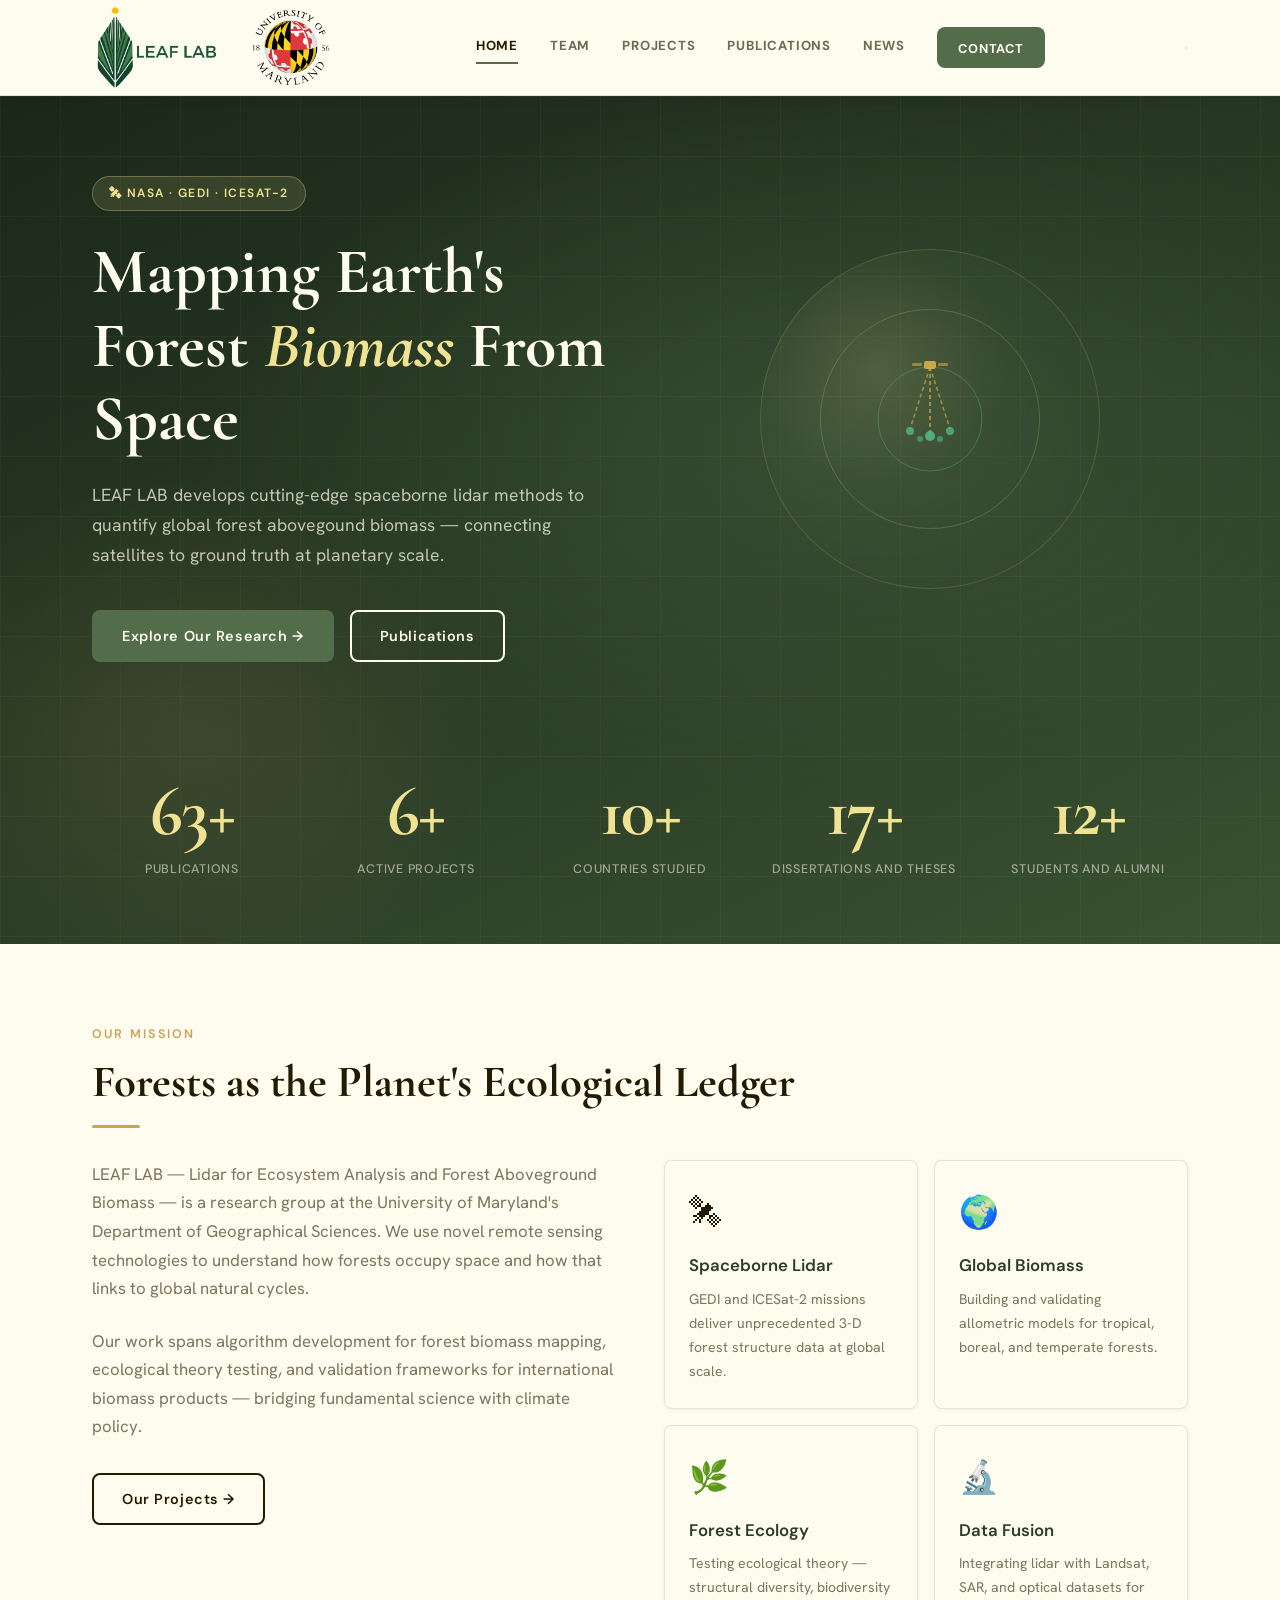
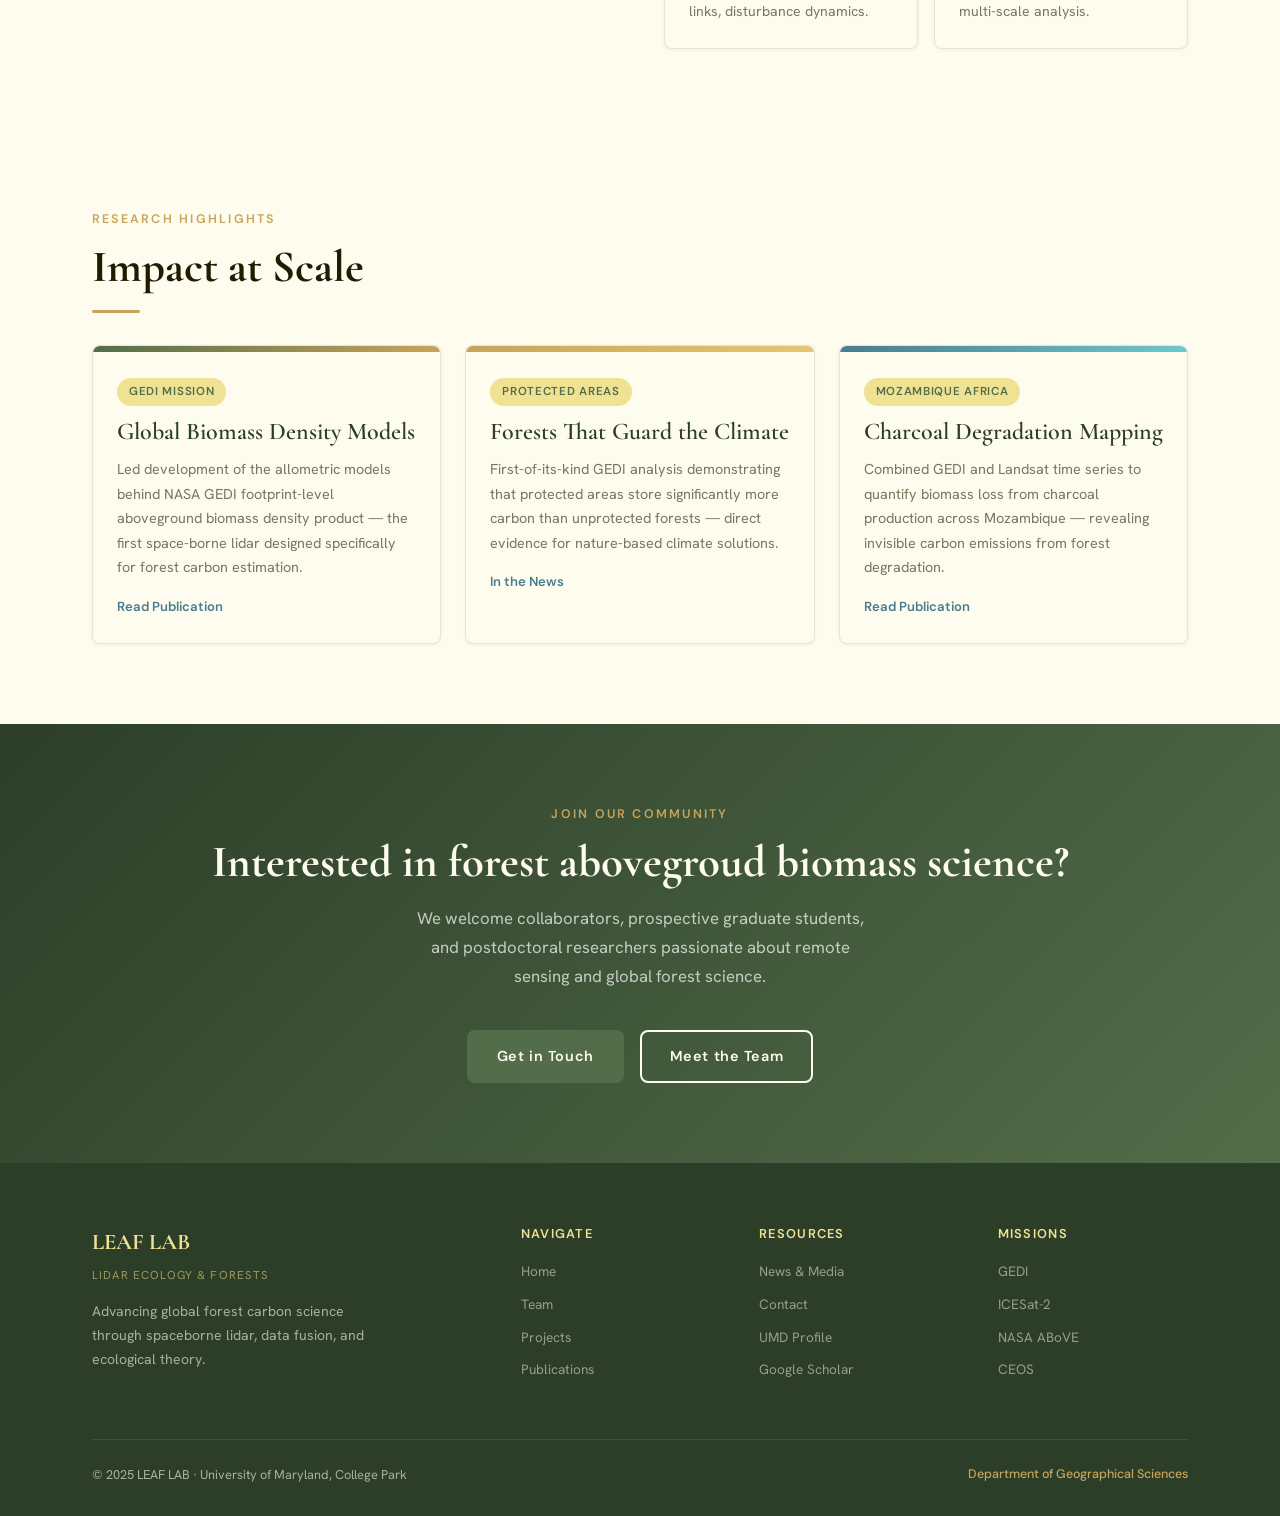
<file: index.html>
<!DOCTYPE html>
<html lang="en">
<head>
  <meta charset="UTF-8" />
  <meta name="viewport" content="width=device-width, initial-scale=1.0" />
  <title id="page-title">LEAF LAB — Lidar Ecology & Forests | University of Maryland</title>
  <meta name="description" content="LEAF LAB uses spaceborne lidar to map and monitor global forest carbon stocks. Led by Dr. Laura Duncanson at the University of Maryland." />
  <link rel="stylesheet" href="style.css" />
</head>
<body>

<nav class="nav">
  <div class="container nav__inner">
    <a href="index.html" class="nav__logo">
      <img src="Logo%201%20Parallel%20Lidar%20Pulse%20Lines.png" alt="LEAF LAB logo" class="nav__logo-img"
           onerror="this.style.display='none';this.nextElementSibling.style.display='block'">
      <svg viewBox="0 0 48 48" fill="none" xmlns="http://www.w3.org/2000/svg" style="display:none">
        <path d="M24 6 C14 6 6 16 6 28 C6 36 12 42 24 44 C36 42 42 36 42 28 C42 16 34 6 24 6Z" fill="#efe293" opacity=".9"/>
        <line x1="24" y1="44" x2="24" y2="22" stroke="#2c3e28" stroke-width="1.8" stroke-linecap="round"/>
        <line x1="14" y1="38" x2="20" y2="26" stroke="#2c3e28" stroke-width="1.4" stroke-linecap="round" opacity=".7"/>
        <line x1="34" y1="38" x2="28" y2="26" stroke="#2c3e28" stroke-width="1.4" stroke-linecap="round" opacity=".7"/>
        <circle cx="24" cy="6" r="3" fill="#c8a45a"/>
        <circle cx="24" cy="6" r="6" stroke="#c8a45a" stroke-width="1" opacity=".35"/>
      </svg>
      <img src="LOGO%20UMD.png" alt="University of Maryland" class="nav__logo-img" style="height:76px;width:auto;object-fit:contain;margin-left:.5rem;">
    </a>
    <div class="nav__links">
      <a href="index.html" class="active">Home</a>
      <a href="team.html">Team</a>
      <a href="projects.html">Projects</a>
      <a href="publications.html">Publications</a>
      <a href="news.html">News</a>
      <a href="contact.html" class="btn btn-primary">Contact</a>
    </div>
    <button class="hamburger" aria-label="Menu"><span></span><span></span><span></span></button>
  </div>
</nav>

<main id="main-content">
  <!-- Rendered by JS from content/home.json -->
</main>

<footer class="footer">
  <div class="container">
    <div class="footer__inner">
      <div>
        <div class="footer__brand-name">LEAF LAB</div>
        <div class="footer__brand-sub">Lidar Ecology &amp; Forests</div>
        <p class="footer__desc">Advancing global forest carbon science through spaceborne lidar, data fusion, and ecological theory.</p>
      </div>
      <div class="footer__col">
        <div class="footer__col-title">Navigate</div>
        <a href="index.html">Home</a><a href="team.html">Team</a><a href="projects.html">Projects</a><a href="publications.html">Publications</a>
      </div>
      <div class="footer__col">
        <div class="footer__col-title">Resources</div>
        <a href="news.html">News &amp; Media</a><a href="contact.html">Contact</a>
        <a href="https://geog.umd.edu/facultyprofile/duncanson/laura" target="_blank">UMD Profile</a>
        <a href="https://scholar.google.com/citations?user=SgbU98YAAAAJ" target="_blank">Google Scholar</a>
      </div>
      <div class="footer__col">
        <div class="footer__col-title">Missions</div>
        <a href="https://gedi.umd.edu" target="_blank">GEDI</a><a href="https://icesat-2.gsfc.nasa.gov" target="_blank">ICESat-2</a>
        <a href="https://above.nasa.gov" target="_blank">NASA ABoVE</a><a href="https://ceos.org" target="_blank">CEOS</a>
      </div>
    </div>
    <div class="footer__bottom">
      <span>© 2025 LEAF LAB · University of Maryland, College Park</span>
      <span class="footer__umd">Department of Geographical Sciences</span>
    </div>
  </div>
</footer>

<script src="script.js"></script>
<script>
fetch('content/home.json')
  .then(r => r.json())
  .then(d => {
    const h = d.hero, m = d.mission, hi = d.highlights, c = d.cta;

    // Stats — build with data attributes for count-up animation
    const statsHtml = (h.stats||[]).map(s => {
      const suffix = s.num.replace(/[0-9]/g, '');
      const num    = parseInt(s.num) || 0;
      return `<div>
        <div class="hero__stat-num" data-target="${num}" data-suffix="${suffix}">0${suffix}</div>
        <div class="hero__stat-label">${s.label}</div>
      </div>`;
    }).join('');

    // Mission cards
    const mCardsHtml = (m.cards||[]).map((card, i) => `
      <div class="card fade-up" ${i>0?`style="transition-delay:${i*.1}s"`:''}>
        <div class="card__body">
          <div style="font-size:2rem;margin-bottom:.75rem;">${card.emoji}</div>
          <h4 style="color:var(--deep-forest);margin-bottom:.5rem;">${card.title}</h4>
          <p style="font-size:.88rem;color:rgba(33,28,1,.6);max-width:100%;">${card.text}</p>
        </div>
      </div>`).join('');

    // Highlight cards — alternate accent colours
    const hlColors = [
      'linear-gradient(90deg,var(--canopy),var(--gold))',
      'linear-gradient(90deg,var(--gold),#e8c56e)',
      'linear-gradient(90deg,var(--sky),#6ec8cb)'
    ];
    const hlHtml = (hi||[]).map((card, i) => `
      <div class="card fade-up" ${i>0?`style="transition-delay:${i*.1}s"`:''}>
        <div style="height:6px;background:${hlColors[i%hlColors.length]};"></div>
        <div class="card__body">
          <div class="card__tag">${card.tag}</div>
          <h3 style="color:var(--deep-forest);margin-bottom:.75rem;">${card.title}</h3>
          <p style="font-size:.9rem;color:rgba(33,28,1,.6);max-width:100%;">${card.text}</p>
          <a href="${card.linkHref}" class="news-card__link">${card.linkText}</a>
        </div>
      </div>`).join('');

    document.getElementById('main-content').innerHTML = `
      <!-- HERO -->
      <section class="hero">
        <div class="hero__bg"></div>
        <div class="hero__grid"></div>
        <div class="container">
          <div class="hero__content">
            <div class="hero__text">
              <div class="hero__tag">${h.tag}</div>
              <h1 class="hero__title">${h.title.replace(h.titleHighlight, `<span>${h.titleHighlight}</span>`)}</h1>
              <p class="hero__desc">${h.description}</p>
              <div class="hero__actions">
                <a href="projects.html" class="btn btn-primary">Explore Our Research →</a>
                <a href="publications.html" class="btn btn-outline">Publications</a>
              </div>
            </div>
            <div class="hero__visual">
              <div class="hero__orb">
                <div class="hero__orb-inner">
                  <svg width="120" height="120" viewBox="0 0 120 120" fill="none">
                    <circle cx="60" cy="60" r="52" stroke="rgba(82,183,136,.4)" stroke-width="1"/>
                    <line x1="60" y1="8" x2="40" y2="70" stroke="rgba(201,168,76,.7)" stroke-width="1.5" stroke-dasharray="4 3"/>
                    <line x1="60" y1="8" x2="60" y2="75" stroke="rgba(201,168,76,.9)" stroke-width="1.5" stroke-dasharray="4 3"/>
                    <line x1="60" y1="8" x2="80" y2="70" stroke="rgba(201,168,76,.7)" stroke-width="1.5" stroke-dasharray="4 3"/>
                    <rect x="54" y="2" width="12" height="8" rx="2" fill="#c9a84c"/>
                    <rect x="42" y="4" width="10" height="3" rx="1" fill="#c9a84c" opacity=".6"/>
                    <rect x="68" y="4" width="10" height="3" rx="1" fill="#c9a84c" opacity=".6"/>
                    <circle cx="40" cy="72" r="4" fill="rgba(82,183,136,.8)"/>
                    <circle cx="60" cy="77" r="5" fill="rgba(82,183,136,.9)"/>
                    <circle cx="80" cy="72" r="4" fill="rgba(82,183,136,.8)"/>
                    <circle cx="50" cy="80" r="3" fill="rgba(82,183,136,.6)"/>
                    <circle cx="70" cy="80" r="3" fill="rgba(82,183,136,.6)"/>
                  </svg>
                </div>
              </div>
            </div>
            <!-- Stats — spans both columns inside the grid -->
            <div class="hero__stats" id="hero-stats" style="grid-column:1/-1">${statsHtml}</div>
          </div>
        </div>
      </section>

      <!-- MISSION -->
      <section class="section section--alt">
        <div class="container">
          <div class="section-label">${m.label}</div>
          <h2 class="section-title">${m.title}</h2>
          <div class="divider"></div>
          <div style="display:grid;grid-template-columns:1fr 1fr;gap:3rem;align-items:start;">
            <div>
              <p style="color:rgba(33,28,1,.6);font-size:1.05rem;margin-bottom:1.5rem;">${m.text1}</p>
              <p style="color:rgba(33,28,1,.6);font-size:1.05rem;margin-bottom:2rem;">${m.text2}</p>
              <a href="projects.html" class="btn btn-dark">Our Projects →</a>
            </div>
            <div style="display:grid;grid-template-columns:1fr 1fr;gap:1rem;">${mCardsHtml}</div>
          </div>
        </div>
      </section>

      <!-- HIGHLIGHTS -->
      <section class="section">
        <div class="container">
          <div class="section-label">Research Highlights</div>
          <h2 class="section-title">Impact at Scale</h2>
          <div class="divider"></div>
          <div style="display:grid;grid-template-columns:repeat(3,1fr);gap:1.5rem;">${hlHtml}</div>
        </div>
      </section>

      <!-- CTA -->
      <section class="section" style="background:linear-gradient(135deg,var(--deep-forest),var(--canopy));color:var(--paper);text-align:center;">
        <div class="container">
          <div class="section-label" style="color:var(--gold);">${c.label}</div>
          <h2 style="color:var(--paper);max-width:55ch;margin:0 auto 1rem;">${c.title}</h2>
          <p style="color:rgba(255,255,255,.7);font-size:1.05rem;margin:0 auto 2.5rem;max-width:52ch;">${c.text}</p>
          <div style="display:flex;gap:1rem;justify-content:center;flex-wrap:wrap;">
            <a href="contact.html" class="btn btn-primary">Get in Touch</a>
            <a href="team.html" class="btn btn-outline">Meet the Team</a>
          </div>
        </div>
      </section>`;

    // Trigger fade-up on dynamically added elements
    document.querySelectorAll('.fade-up').forEach(el => {
      const o = new IntersectionObserver(entries => {
        entries.forEach(e => { if (e.isIntersecting) { e.target.classList.add('visible'); o.unobserve(e.target); } });
      }, { threshold: .12 });
      o.observe(el);
    });

    // Count-up animation with spinning effect
    function animateStat(el) {
      const target = parseInt(el.dataset.target) || 0;
      const suffix = el.dataset.suffix || '';
      const duration = 3500;
      const fps = 20;
      const totalFrames = Math.round(duration / (1000 / fps));
      let frame = 0;
      const timer = setInterval(() => {
        frame++;
        const progress = frame / totalFrames;
        // easeOutCubic
        const eased = 1 - Math.pow(1 - progress, 3);
        if (frame >= totalFrames) {
          el.textContent = target + suffix;
          clearInterval(timer);
        } else {
          // Add a random spin digit on top of the eased value for first 60% of animation
          const current = Math.floor(target * eased);
          const spin = progress < 0.6 ? Math.floor(Math.random() * 10) : 0;
          const display = Math.min(current + spin, target);
          el.textContent = display + suffix;
        }
      }, 1000 / fps);
    }

    const statsSection = document.getElementById('hero-stats');
    if (statsSection) {
      const obs = new IntersectionObserver(entries => {
        entries.forEach(e => {
          if (e.isIntersecting) {
            statsSection.querySelectorAll('.hero__stat-num[data-target]').forEach((el, i) => {
              setTimeout(() => animateStat(el), i * 120);
            });
            obs.unobserve(e.target);
          }
        });
      }, { threshold: 0.4 });
      obs.observe(statsSection);
    }
  })
  .catch(() => {
    document.getElementById('main-content').innerHTML = '<p style="padding:4rem;text-align:center;color:red;">Could not load home content.</p>';
  });
</script>
</body>
</html>
</file>
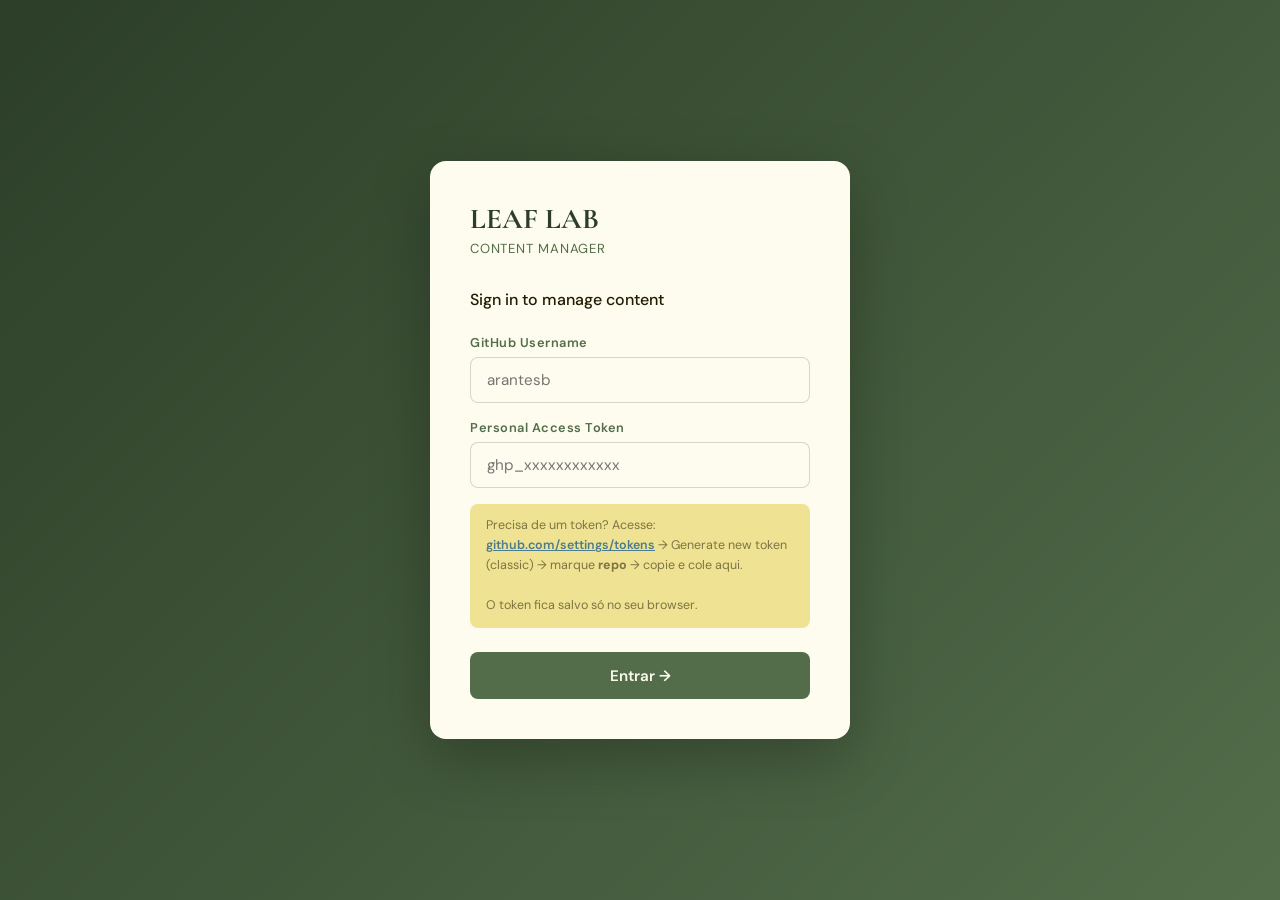
<file: admin/index.html>
<!DOCTYPE html>
<html lang="en">
<head>
  <meta charset="UTF-8"/>
  <meta name="viewport" content="width=device-width, initial-scale=1.0"/>
  <title>LEAF LAB — Content Manager</title>
  <link rel="preconnect" href="https://fonts.googleapis.com">
  <link href="https://fonts.googleapis.com/css2?family=DM+Sans:wght@400;500;600&family=Cormorant+Garamond:wght@700&display=swap" rel="stylesheet">
  <style>
    :root {
      --green:   #536d4a; --dark:    #2c3e28; --sun:     #efe293;
      --ink:     #211c01; --paper:   #fefcee; --field:   #c8a45a;
      --sky:     #4a7c8e; --danger:  #c0392b; --success: #27ae60;
      --radius:  8px;     --shadow:  0 2px 12px rgba(33,28,1,.1);
    }
    * { box-sizing:border-box; margin:0; padding:0; }
    body { font-family:'DM Sans',sans-serif; background:#f0ede0; color:var(--ink); min-height:100vh; }

    /* Login */
    #loginScreen { min-height:100vh; display:flex; align-items:center; justify-content:center; background:linear-gradient(135deg,var(--dark),var(--green)); }
    .login-box { background:var(--paper); border-radius:16px; padding:2.5rem; width:420px; box-shadow:0 20px 60px rgba(0,0,0,.25); }
    .login-logo { font-family:'Cormorant Garamond',serif; font-size:1.8rem; font-weight:700; color:var(--dark); margin-bottom:.25rem; }
    .login-sub { font-size:.82rem; color:var(--green); margin-bottom:2rem; letter-spacing:.06em; text-transform:uppercase; }
    .login-box h2 { font-size:1rem; color:var(--ink); margin-bottom:1.5rem; font-weight:500; }
    .login-box label { display:block; font-size:.8rem; font-weight:600; color:var(--green); margin-bottom:.4rem; letter-spacing:.04em; }
    .login-box input { width:100%; padding:.75rem 1rem; border:1.5px solid rgba(83,109,74,.25); border-radius:var(--radius); font-family:inherit; font-size:.95rem; color:var(--ink); background:var(--paper); margin-bottom:1rem; outline:none; transition:border-color .2s; }
    .login-box input:focus { border-color:var(--green); }
    .login-box .hint { font-size:.78rem; color:rgba(33,28,1,.55); margin-bottom:1.5rem; line-height:1.6; background:var(--sun); padding:.75rem 1rem; border-radius:var(--radius); }
    .login-box .hint a { color:var(--sky); font-weight:600; }
    .btn-login { width:100%; padding:.85rem; background:var(--green); color:var(--paper); border:none; border-radius:var(--radius); font-family:inherit; font-size:.95rem; font-weight:600; cursor:pointer; transition:background .2s; }
    .btn-login:hover { background:var(--dark); }

    /* Layout */
    #app { display:none; min-height:100vh; }
    .topbar { background:var(--dark); color:var(--paper); padding:1rem 2rem; display:flex; align-items:center; justify-content:space-between; position:sticky; top:0; z-index:100; box-shadow:0 2px 8px rgba(0,0,0,.2); }
    .topbar-logo { font-family:'Cormorant Garamond',serif; font-size:1.3rem; font-weight:700; color:var(--sun); }
    .topbar-sub { font-size:.7rem; color:rgba(239,226,147,.6); margin-top:.1rem; letter-spacing:.08em; }
    .topbar-right { display:flex; align-items:center; gap:1rem; }
    .topbar-status { font-size:.78rem; color:rgba(254,252,238,.6); }
    .btn-logout { padding:.4rem .9rem; border:1px solid rgba(254,252,238,.25); color:rgba(254,252,238,.75); background:none; border-radius:6px; font-family:inherit; font-size:.78rem; cursor:pointer; transition:all .2s; }
    .btn-logout:hover { background:rgba(254,252,238,.1); color:var(--paper); }
    .layout { display:grid; grid-template-columns:220px 1fr; min-height:calc(100vh - 64px); }

    /* Sidebar */
    .sidebar { background:var(--dark); padding:1.5rem 0; border-right:1px solid rgba(255,255,255,.06); }
    .sidebar-section { font-size:.68rem; font-weight:700; letter-spacing:.14em; text-transform:uppercase; color:rgba(239,226,147,.45); padding:1rem 1.5rem .5rem; }
    .nav-item { display:flex; align-items:center; gap:.75rem; padding:.65rem 1.5rem; color:rgba(254,252,238,.65); cursor:pointer; font-size:.88rem; font-weight:500; transition:all .15s; border-left:3px solid transparent; }
    .nav-item:hover { background:rgba(255,255,255,.05); color:var(--paper); }
    .nav-item.active { background:rgba(239,226,147,.08); color:var(--sun); border-left-color:var(--field); }
    .nav-icon { font-size:1.1rem; width:22px; text-align:center; }

    /* Content */
    .content { padding:2rem; overflow-y:auto; }
    .content-header { display:flex; align-items:center; justify-content:space-between; margin-bottom:1.5rem; padding-bottom:1rem; border-bottom:1px solid rgba(83,109,74,.2); }
    .content-title { font-family:'Cormorant Garamond',serif; font-size:1.6rem; color:var(--dark); }
    .content-count { font-size:.8rem; color:rgba(33,28,1,.5); margin-top:.2rem; }

    /* Buttons */
    .btn { padding:.6rem 1.25rem; border-radius:var(--radius); font-family:inherit; font-size:.85rem; font-weight:600; cursor:pointer; transition:all .2s; border:none; }
    .btn-primary { background:var(--green); color:var(--paper); }
    .btn-primary:hover { background:var(--dark); }
    .btn-danger { background:var(--danger); color:#fff; }
    .btn-danger:hover { background:#a93226; }
    .btn-outline { border:1.5px solid var(--green); color:var(--green); background:none; }
    .btn-outline:hover { background:var(--green); color:var(--paper); }
    .btn-sm { padding:.35rem .75rem; font-size:.78rem; }
    .btn-save { background:var(--field); color:var(--ink); padding:.7rem 2rem; font-size:.95rem; }
    .btn-save:hover { background:var(--green); color:var(--paper); }
    .btn-save:disabled { opacity:.5; cursor:not-allowed; }

    /* Item list */
    .item-list { display:flex; flex-direction:column; gap:.75rem; }
    .item-card { background:var(--paper); border:1px solid rgba(83,109,74,.15); border-radius:var(--radius); padding:1rem 1.25rem; display:flex; align-items:center; justify-content:space-between; gap:1rem; transition:box-shadow .2s; }
    .item-card:hover { box-shadow:var(--shadow); }
    .item-card-left { display:flex; align-items:center; gap:.85rem; flex:1; min-width:0; }
    .item-emoji { font-size:1.4rem; flex-shrink:0; }
    .item-card-name { font-weight:600; color:var(--dark); font-size:.92rem; white-space:nowrap; overflow:hidden; text-overflow:ellipsis; }
    .item-card-meta { font-size:.78rem; color:rgba(33,28,1,.5); }
    .item-badge { font-size:.68rem; font-weight:700; text-transform:uppercase; letter-spacing:.06em; padding:.2rem .6rem; border-radius:20px; flex-shrink:0; }
    .badge-current { background:rgba(83,109,74,.15); color:var(--green); }
    .badge-alumni   { background:rgba(200,164,90,.2); color:#7a5e1a; }
    .badge-active   { background:rgba(83,109,74,.15); color:var(--green); }
    .badge-completed { background:rgba(33,28,1,.08); color:rgba(33,28,1,.5); }
    .item-actions { display:flex; gap:.5rem; flex-shrink:0; }

    /* Modal */
    .modal-overlay { display:none; position:fixed; inset:0; background:rgba(33,28,1,.5); z-index:200; align-items:center; justify-content:center; }
    .modal-overlay.open { display:flex; }
    .modal { background:var(--paper); border-radius:12px; width:640px; max-width:95vw; max-height:90vh; overflow-y:auto; box-shadow:0 24px 60px rgba(0,0,0,.3); }
    .modal-header { padding:1.25rem 1.5rem; border-bottom:1px solid rgba(83,109,74,.15); display:flex; align-items:center; justify-content:space-between; position:sticky; top:0; background:var(--paper); z-index:1; }
    .modal-title { font-family:'Cormorant Garamond',serif; font-size:1.3rem; color:var(--dark); }
    .modal-close { width:30px; height:30px; border-radius:50%; border:none; background:rgba(33,28,1,.08); cursor:pointer; font-size:1rem; display:flex; align-items:center; justify-content:center; }
    .modal-close:hover { background:rgba(33,28,1,.15); }
    .modal-body { padding:1.5rem; }
    .modal-footer { padding:1rem 1.5rem; border-top:1px solid rgba(83,109,74,.15); display:flex; justify-content:flex-end; gap:.75rem; position:sticky; bottom:0; background:var(--paper); }

    /* Forms */
    .form-row { display:grid; grid-template-columns:1fr 1fr; gap:1rem; margin-bottom:1rem; }
    .form-group { margin-bottom:1rem; }
    .form-group label { display:block; font-size:.78rem; font-weight:600; color:var(--green); margin-bottom:.35rem; letter-spacing:.04em; }
    .form-group input, .form-group textarea, .form-group select { width:100%; padding:.65rem .9rem; border:1.5px solid rgba(83,109,74,.25); border-radius:var(--radius); font-family:inherit; font-size:.9rem; color:var(--ink); background:var(--paper); outline:none; transition:border-color .2s; }
    .form-group input:focus, .form-group textarea:focus, .form-group select:focus { border-color:var(--green); }
    .form-group textarea { resize:vertical; min-height:80px; }
    .form-section-title { font-size:.72rem; font-weight:700; text-transform:uppercase; letter-spacing:.1em; color:rgba(33,28,1,.4); border-top:1px solid rgba(83,109,74,.15); padding-top:1rem; margin:1rem 0 .75rem; }

    /* Page editor (inline, no modal) */
    .page-editor { background:var(--paper); border-radius:var(--radius); border:1px solid rgba(83,109,74,.15); padding:1.5rem; margin-bottom:1.5rem; }
    .page-editor-title { font-size:.78rem; font-weight:700; text-transform:uppercase; letter-spacing:.1em; color:var(--green); margin-bottom:1rem; }
    .editor-actions { display:flex; gap:.75rem; justify-content:flex-end; margin-top:1.25rem; padding-top:1rem; border-top:1px solid rgba(83,109,74,.1); }

    /* Color picker */
    .color-grid { display:grid; grid-template-columns:repeat(auto-fill,minmax(200px,1fr)); gap:1rem; }
    .color-item { background:var(--paper); border:1px solid rgba(83,109,74,.15); border-radius:var(--radius); padding:1rem; display:flex; align-items:center; gap:1rem; }
    .color-swatch { width:48px; height:48px; border-radius:8px; border:2px solid rgba(0,0,0,.1); cursor:pointer; flex-shrink:0; }
    .color-label { font-size:.82rem; font-weight:600; color:var(--dark); margin-bottom:.2rem; }
    .color-value { font-size:.75rem; color:rgba(33,28,1,.5); font-family:monospace; }

    /* Section color groups */
    .section-color-group { margin-bottom:1.5rem; }
    .section-color-group-title { font-size:.78rem; font-weight:700; text-transform:uppercase; letter-spacing:.1em; color:var(--green); margin-bottom:.75rem; padding-bottom:.5rem; border-bottom:1px solid rgba(83,109,74,.15); }
    .section-color-grid { display:grid; grid-template-columns:repeat(auto-fill,minmax(260px,1fr)); gap:.75rem; }
    .color-item--wide { align-items:flex-start; }

    /* Palette preset dots */
    .palette-presets { display:flex; gap:5px; flex-wrap:wrap; margin-top:.6rem; }
    .palette-dot { width:20px; height:20px; border-radius:50%; border:2px solid rgba(0,0,0,.15); cursor:pointer; padding:0; transition:transform .15s, box-shadow .15s; flex-shrink:0; outline:none; }
    .palette-dot:hover { transform:scale(1.25); box-shadow:0 2px 8px rgba(0,0,0,.25); border-color:rgba(0,0,0,.3); }

    /* Highlight editor */
    .highlight-blocks { display:grid; grid-template-columns:repeat(3,1fr); gap:1rem; }
    .highlight-block { background:var(--paper); border:1px solid rgba(83,109,74,.15); border-radius:var(--radius); padding:1rem; }
    .highlight-block-num { font-size:.72rem; font-weight:700; text-transform:uppercase; letter-spacing:.1em; color:rgba(33,28,1,.4); margin-bottom:.75rem; }

    /* Toast */
    #toast { position:fixed; bottom:1.5rem; right:1.5rem; padding:.85rem 1.25rem; background:var(--dark); color:var(--paper); border-radius:var(--radius); font-size:.88rem; box-shadow:var(--shadow); z-index:999; transform:translateY(80px); opacity:0; transition:all .3s; display:flex; align-items:center; gap:.5rem; }
    #toast.show { transform:none; opacity:1; }
    #toast.success { background:var(--success); }
    #toast.error { background:var(--danger); }

    /* Empty state */
    .empty-state { text-align:center; padding:4rem 2rem; color:rgba(33,28,1,.4); }
    .empty-state .empty-icon { font-size:3rem; margin-bottom:1rem; }

    /* Dashboard */
    .stats-grid { display:grid; grid-template-columns:repeat(4,1fr); gap:1rem; margin-bottom:2rem; }
    .stat-card { background:var(--paper); border-radius:var(--radius); padding:1.25rem 1.5rem; border:1px solid rgba(83,109,74,.15); }
    .stat-num { font-family:'Cormorant Garamond',serif; font-size:2.2rem; color:var(--dark); }
    .stat-label { font-size:.78rem; color:rgba(33,28,1,.5); margin-top:.15rem; }
    .stat-icon { font-size:1.5rem; margin-bottom:.5rem; }
    .quick-actions { display:grid; grid-template-columns:repeat(3,1fr); gap:1rem; }
    .quick-card { background:var(--paper); border-radius:var(--radius); padding:1.5rem; cursor:pointer; border:1.5px solid rgba(83,109,74,.15); transition:all .2s; text-align:center; }
    .quick-card:hover { border-color:var(--green); box-shadow:var(--shadow); transform:translateY(-2px); }
    .quick-card .qc-icon { font-size:2rem; margin-bottom:.75rem; }
    .quick-card .qc-title { font-weight:600; color:var(--dark); margin-bottom:.25rem; }
    .quick-card .qc-desc { font-size:.8rem; color:rgba(33,28,1,.5); }

    .spinner { display:inline-block; width:14px; height:14px; border:2px solid rgba(255,255,255,.3); border-top-color:#fff; border-radius:50%; animation:spin .6s linear infinite; margin-right:.4rem; }
    @keyframes spin { to { transform:rotate(360deg); } }
  </style>
</head>
<body>

<!-- LOGIN -->
<div id="loginScreen">
  <div class="login-box">
    <div class="login-logo">LEAF LAB</div>
    <div class="login-sub">Content Manager</div>
    <h2>Sign in to manage content</h2>
    <label>GitHub Username</label>
    <input type="text" id="ghUser" placeholder="arantesb" onkeydown="if(event.key==='Enter')login()"/>
    <label>Personal Access Token</label>
    <input type="password" id="ghToken" placeholder="ghp_xxxxxxxxxxxx" onkeydown="if(event.key==='Enter')login()"/>
    <div class="hint">
      Precisa de um token? Acesse:
      <a href="https://github.com/settings/tokens/new?scopes=repo&description=LEAF+LAB+CMS" target="_blank">github.com/settings/tokens</a>
      → Generate new token (classic) → marque <strong>repo</strong> → copie e cole aqui.<br><br>
      O token fica salvo só no seu browser.
    </div>
    <button class="btn-login" onclick="login()">Entrar →</button>
  </div>
</div>

<!-- APP -->
<div id="app">
  <div class="topbar">
    <div><div class="topbar-logo">LEAF LAB</div><div class="topbar-sub">Content Manager</div></div>
    <div class="topbar-right">
      <span class="topbar-status" id="topbarStatus"></span>
      <button class="btn-logout" onclick="logout()">Sair</button>
    </div>
  </div>

  <div class="layout">
    <nav class="sidebar">
      <div class="sidebar-section">Conteúdo</div>
      <div class="nav-item active" data-section="dashboard" onclick="showSection('dashboard',this)"><span class="nav-icon">🏠</span> Dashboard</div>
      <div class="nav-item" data-section="news"     onclick="showSection('news',this)">    <span class="nav-icon">📰</span> Notícias</div>
      <div class="nav-item" data-section="team"     onclick="showSection('team',this)">    <span class="nav-icon">👥</span> Equipe</div>
      <div class="nav-item" data-section="projects" onclick="showSection('projects',this)"><span class="nav-icon">🔬</span> Projetos</div>
      <div class="nav-item" data-section="pubs"     onclick="showSection('pubs',this)">    <span class="nav-icon">📚</span> Publicações</div>
      <div class="sidebar-section" style="margin-top:1rem;">Páginas</div>
      <div class="nav-item" data-section="home"     onclick="showSection('home',this)">    <span class="nav-icon">✏️</span> Home</div>
      <div class="nav-item" data-section="contact"  onclick="showSection('contact',this)"> <span class="nav-icon">📬</span> Contato</div>
      <div class="nav-item" data-section="colors"   onclick="showSection('colors',this)">  <span class="nav-icon">🎨</span> Cores</div>
      <div class="sidebar-section" style="margin-top:1rem;">Site</div>
      <div class="nav-item" onclick="window.open('https://arantesb.github.io/leaf-lab-website/','_blank')"><span class="nav-icon">🌐</span> Ver site ao vivo</div>
    </nav>

    <main class="content">

      <!-- Dashboard -->
      <div id="sec-dashboard" class="section-panel">
        <div class="content-header"><div><div class="content-title">Dashboard</div><div class="content-count">Bem-vindo ao LEAF LAB CMS</div></div></div>
        <div class="stats-grid" id="dashStats"></div>
        <div style="margin-bottom:1rem;font-weight:600;color:var(--dark);">Ações rápidas</div>
        <div class="quick-actions">
          <div class="quick-card" onclick="showSection('news',null);openModal('news')"><div class="qc-icon">📰</div><div class="qc-title">Nova Notícia</div><div class="qc-desc">Adicionar cobertura de imprensa ou post</div></div>
          <div class="quick-card" onclick="showSection('team',null);openModal('team')"><div class="qc-icon">👤</div><div class="qc-title">Novo Membro</div><div class="qc-desc">Adicionar pesquisador ou estudante</div></div>
          <div class="quick-card" onclick="showSection('pubs',null);openModal('pubs')"><div class="qc-icon">📚</div><div class="qc-title">Nova Publicação</div><div class="qc-desc">Adicionar artigo, capítulo ou tese</div></div>
        </div>
      </div>

      <!-- News -->
      <div id="sec-news" class="section-panel" style="display:none">
        <div class="content-header"><div><div class="content-title">Notícias & Mídia</div><div class="content-count" id="news-count"></div></div><button class="btn btn-primary" onclick="openModal('news')">+ Adicionar</button></div>
        <div class="item-list" id="news-list"></div>
      </div>

      <!-- Team -->
      <div id="sec-team" class="section-panel" style="display:none">
        <div class="content-header"><div><div class="content-title">Equipe</div><div class="content-count" id="team-count"></div></div><button class="btn btn-primary" onclick="openModal('team')">+ Adicionar</button></div>
        <div class="item-list" id="team-list"></div>
      </div>

      <!-- Projects -->
      <div id="sec-projects" class="section-panel" style="display:none">
        <div class="content-header"><div><div class="content-title">Projetos</div><div class="content-count" id="projects-count"></div></div><button class="btn btn-primary" onclick="openModal('projects')">+ Adicionar</button></div>
        <div class="item-list" id="projects-list"></div>
      </div>

      <!-- Publications -->
      <div id="sec-pubs" class="section-panel" style="display:none">
        <div class="content-header"><div><div class="content-title">Publicações</div><div class="content-count" id="pubs-count"></div></div><button class="btn btn-primary" onclick="openModal('pubs')">+ Adicionar</button></div>
        <div class="item-list" id="pubs-list"></div>
      </div>

      <!-- Home editor -->
      <div id="sec-home" class="section-panel" style="display:none">
        <div class="content-header"><div><div class="content-title">Página Inicial</div><div class="content-count">Hero · Missão · Destaques · CTA</div></div></div>

        <div class="page-editor">
          <div class="page-editor-title">🛰 Hero</div>
          <div class="form-group"><label>Tag (linha acima do título)</label><input id="h-tag" placeholder="🛰 NASA · GEDI · ICESat-2"/></div>
          <div class="form-row">
            <div class="form-group"><label>Título</label><input id="h-title" placeholder="Mapping Earth's Forests From Space"/></div>
            <div class="form-group"><label>Palavra em destaque (span colorido)</label><input id="h-highlight" placeholder="Space"/></div>
          </div>
          <div class="form-group"><label>Descrição</label><textarea id="h-desc"></textarea></div>
          <div class="form-section-title">Estatísticas (3 números)</div>
          <div id="h-stats-fields"></div>
          <div class="editor-actions"><button class="btn btn-save" onclick="savePageSection('hero')">Salvar Hero</button></div>
        </div>

        <div class="page-editor">
          <div class="page-editor-title">🌿 Missão</div>
          <div class="form-row">
            <div class="form-group"><label>Label (pequeno texto acima)</label><input id="m-label" placeholder="Our Mission"/></div>
            <div class="form-group"><label>Título da seção</label><input id="m-title" placeholder="Forests as the Planet's Carbon Ledger"/></div>
          </div>
          <div class="form-group"><label>Parágrafo 1</label><textarea id="m-text1"></textarea></div>
          <div class="form-group"><label>Parágrafo 2</label><textarea id="m-text2"></textarea></div>
          <div class="form-section-title">Cards (4 itens)</div>
          <div id="m-cards-fields"></div>
          <div class="editor-actions"><button class="btn btn-save" onclick="savePageSection('mission')">Salvar Missão</button></div>
        </div>

        <div class="page-editor">
          <div class="page-editor-title">⭐ Destaques (Research Highlights)</div>
          <div class="highlight-blocks" id="hl-blocks"></div>
          <div class="editor-actions"><button class="btn btn-save" onclick="savePageSection('highlights')">Salvar Destaques</button></div>
        </div>

        <div class="page-editor">
          <div class="page-editor-title">📢 CTA (chamada para ação)</div>
          <div class="form-row">
            <div class="form-group"><label>Label</label><input id="c-label" placeholder="Join Our Community"/></div>
            <div class="form-group"><label>Título</label><input id="c-title" placeholder="Interested in forest carbon science?"/></div>
          </div>
          <div class="form-group"><label>Texto</label><textarea id="c-text"></textarea></div>
          <div class="editor-actions"><button class="btn btn-save" onclick="savePageSection('cta')">Salvar CTA</button></div>
        </div>
      </div>

      <!-- Contact editor -->
      <div id="sec-contact" class="section-panel" style="display:none">
        <div class="content-header"><div><div class="content-title">Página de Contato</div><div class="content-count">Endereço · Email · Links · Consultas</div></div></div>

        <div class="page-editor">
          <div class="page-editor-title">📍 Informações de Contato</div>
          <div class="form-group"><label>Endereço (quebras de linha aceitas)</label><textarea id="ct-address" style="min-height:110px;"></textarea></div>
          <div class="form-row">
            <div class="form-group"><label>Email principal</label><input id="ct-email" type="email" placeholder="lduncans@umd.edu"/></div>
            <div class="form-group"><label>Telefone (opcional)</label><input id="ct-phone" placeholder="301-405-4050"/></div>
          </div>
          <div class="editor-actions"><button class="btn btn-save" onclick="saveContactSection('info')">Salvar Informações</button></div>
        </div>

        <div class="page-editor">
          <div class="page-editor-title">🔗 Links / Perfis Online</div>
          <div id="ct-links-fields"></div>
          <button class="btn btn-outline btn-sm" onclick="addLinkField()" style="margin-top:.5rem;">+ Adicionar link</button>
          <div class="editor-actions"><button class="btn btn-save" onclick="saveContactSection('links')">Salvar Links</button></div>
        </div>

        <div class="page-editor">
          <div class="page-editor-title">📋 Tipos de Consulta</div>
          <div id="ct-inquiries-fields"></div>
          <button class="btn btn-outline btn-sm" onclick="addInquiryField()" style="margin-top:.5rem;">+ Adicionar consulta</button>
          <div class="editor-actions"><button class="btn btn-save" onclick="saveContactSection('inquiries')">Salvar Consultas</button></div>
        </div>

        <div class="page-editor">
          <div class="page-editor-title">🖊 Texto Hero</div>
          <div class="form-row">
            <div class="form-group"><label>Label</label><input id="ct-hero-label" placeholder="Get in Touch"/></div>
            <div class="form-group"><label>Título</label><input id="ct-hero-title" placeholder="Contact"/></div>
          </div>
          <div class="form-group"><label>Subtítulo</label><input id="ct-hero-sub" placeholder="Collaborations, student inquiries..."/></div>
          <div class="editor-actions"><button class="btn btn-save" onclick="saveContactSection('hero')">Salvar Hero</button></div>
        </div>
      </div>

      <!-- Colors editor -->
      <div id="sec-colors" class="section-panel" style="display:none">
        <div class="content-header">
          <div><div class="content-title">Cores do Site</div><div class="content-count">Paleta global · Cores por sessão</div></div>
          <button class="btn btn-save" onclick="saveColors()">Salvar Cores</button>
        </div>

        <div class="page-editor">
          <div class="page-editor-title">🎨 Paleta de Cores Global</div>
          <p style="font-size:.82rem;color:rgba(33,28,1,.6);margin-bottom:1.25rem;">Estas cores formam a base do site. Alterar aqui muda o esquema geral.</p>
          <div class="color-grid" id="color-grid"></div>
        </div>

        <div class="page-editor">
          <div class="page-editor-title">🖼 Cores por Sessão</div>
          <p style="font-size:.82rem;color:rgba(33,28,1,.6);margin-bottom:1.5rem;">Personaliza a cor de cada sessão individualmente — sobrepõe a paleta global acima.</p>
          <div id="section-color-groups"></div>
        </div>

        <div style="padding:1rem;background:var(--sun);border-radius:var(--radius);font-size:.82rem;color:rgba(33,28,1,.7);">
          ⚠️ Após salvar, aguarde ~1 minuto para o site atualizar. As alterações aparecem ao clicar nas cores antes de salvar (pré-visualização ao vivo).
        </div>
      </div>

    </main>
  </div>
</div>

<!-- MODAL -->
<div class="modal-overlay" id="modal-overlay" onclick="closeModal(event)">
  <div class="modal" id="modal">
    <div class="modal-header">
      <div class="m      <div class="modal-title" id="modal-title">Adicionar</div>
      <button class="modal-close" onclick="closeModal()">✕</button>
    </div>
    <div class="modal-body" id="modal-body"></div>
    <div class="modal-footer">
      <button class="btn btn-outline" onclick="closeModal()">Cancelar</button>
      <button class="btn btn-save" id="modal-save-btn" onclick="saveItem()">Salvar</button>
    </div>
  </div>
</div>

<div id="toast"></div>

<script src="admin.js"></script>
</body>
</html>
</file>
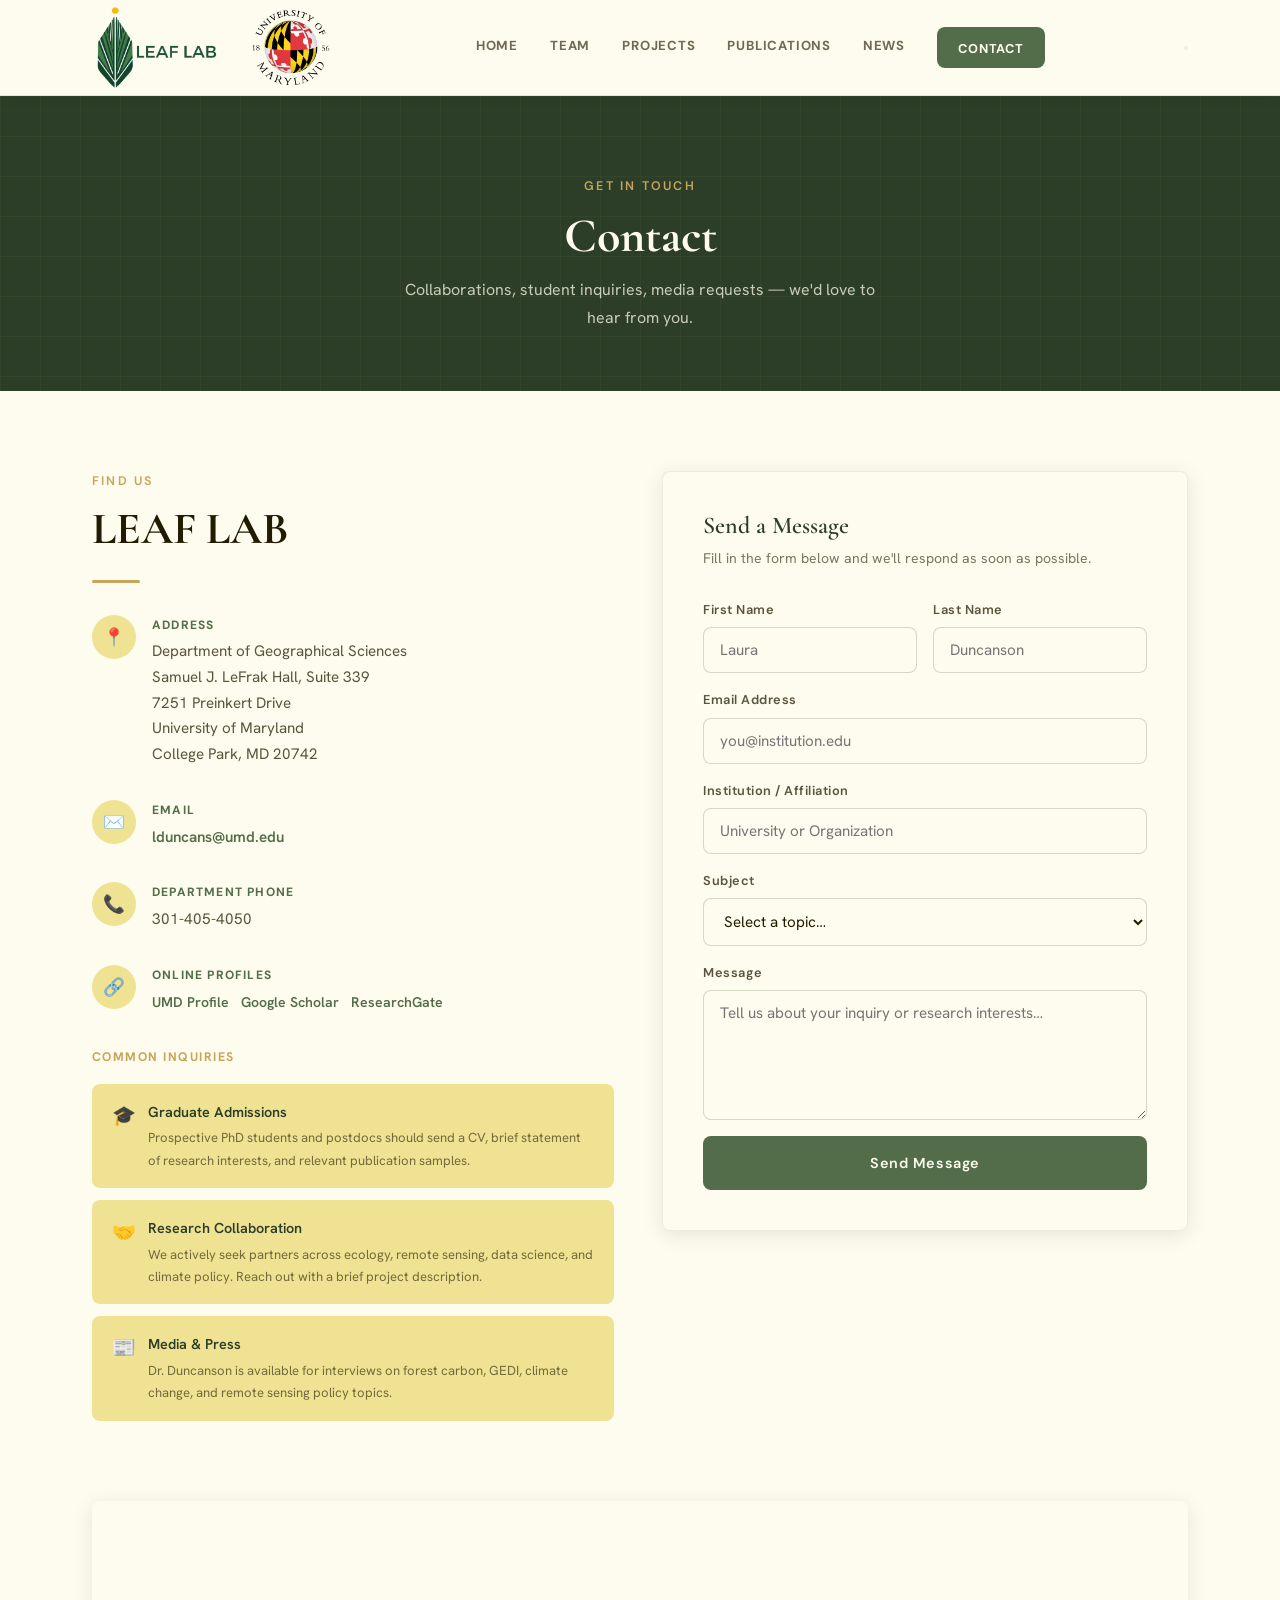
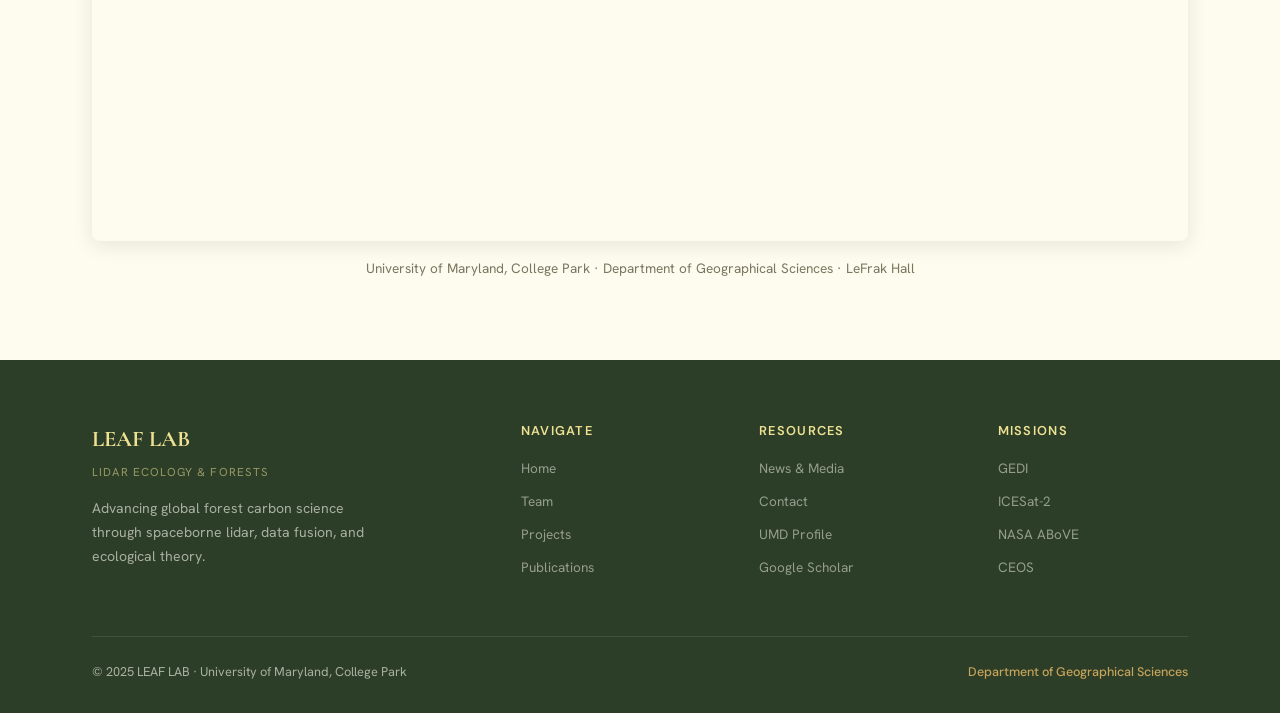
<file: contact.html>
<!DOCTYPE html>
<html lang="en">
<head>
  <meta charset="UTF-8" />
  <meta name="viewport" content="width=device-width, initial-scale=1.0" />
  <title>Contact — LEAF LAB | University of Maryland</title>
  <link rel="stylesheet" href="style.css" />
</head>
<body>

<nav class="nav">
  <div class="container nav__inner">
    <a href="index.html" class="nav__logo">
      <img src="Logo%201%20Parallel%20Lidar%20Pulse%20Lines.png" alt="LEAF LAB logo" class="nav__logo-img"
           onerror="this.style.display='none';this.nextElementSibling.style.display='block'">
      <svg viewBox="0 0 48 48" fill="none" xmlns="http://www.w3.org/2000/svg" style="display:none">
        <path d="M24 6 C14 6 6 16 6 28 C6 36 12 42 24 44 C36 42 42 36 42 28 C42 16 34 6 24 6Z" fill="#efe293" opacity=".9"/>
        <line x1="24" y1="44" x2="24" y2="22" stroke="#2c3e28" stroke-width="1.8" stroke-linecap="round"/>
        <line x1="14" y1="38" x2="20" y2="26" stroke="#2c3e28" stroke-width="1.4" stroke-linecap="round" opacity=".7"/>
        <line x1="34" y1="38" x2="28" y2="26" stroke="#2c3e28" stroke-width="1.4" stroke-linecap="round" opacity=".7"/>
        <circle cx="24" cy="6" r="3" fill="#c8a45a"/>
        <circle cx="24" cy="6" r="6" stroke="#c8a45a" stroke-width="1" opacity=".35"/>
      </svg>
      <img src="LOGO%20UMD.png" alt="University of Maryland" class="nav__logo-img" style="height:76px;width:auto;object-fit:contain;margin-left:.5rem;">
    </a>
    <div class="nav__links">
      <a href="index.html">Home</a>
      <a href="team.html">Team</a>
      <a href="projects.html">Projects</a>
      <a href="publications.html">Publications</a>
      <a href="news.html">News</a>
      <a href="contact.html" class="btn btn-primary active">Contact</a>
    </div>
    <button class="hamburger" aria-label="Menu"><span></span><span></span><span></span></button>
  </div>
</nav>

<main>
  <div id="contact-hero" class="page-hero">
    <div class="container">
      <div class="section-label" style="color:var(--gold);text-align:center;display:block;">Get in Touch</div>
      <h1>Contact</h1>
      <p>Collaborations, student inquiries, media requests — we'd love to hear from you.</p>
    </div>
  </div>

  <section class="section">
    <div class="container">
      <div class="contact-grid" id="contact-grid">
        <!-- rendered by JS -->
      </div>
    </div>
  </section>

  <section class="section section--alt" style="padding-top:0;">
    <div class="container">
      <div class="map-container" style="height:340px;">
        <iframe
          src="https://www.openstreetmap.org/export/embed.html?bbox=-76.98,38.97,-76.93,39.0&amp;layer=mapnik&amp;marker=38.9869,-76.9426"
          style="width:100%;height:100%;border:none;"
          title="University of Maryland, College Park">
        </iframe>
      </div>
      <div style="margin-top:1rem;font-size:.85rem;color:rgba(33,28,1,.6);text-align:center;">
        University of Maryland, College Park · Department of Geographical Sciences · LeFrak Hall
      </div>
    </div>
  </section>
</main>

<footer class="footer">
  <div class="container">
    <div class="footer__inner">
      <div>
        <div class="footer__brand-name">LEAF LAB</div>
        <div class="footer__brand-sub">Lidar Ecology &amp; Forests</div>
        <p class="footer__desc">Advancing global forest carbon science through spaceborne lidar, data fusion, and ecological theory.</p>
      </div>
      <div class="footer__col">
        <div class="footer__col-title">Navigate</div>
        <a href="index.html">Home</a><a href="team.html">Team</a><a href="projects.html">Projects</a><a href="publications.html">Publications</a>
      </div>
      <div class="footer__col">
        <div class="footer__col-title">Resources</div>
        <a href="news.html">News &amp; Media</a><a href="contact.html">Contact</a>
        <a href="https://geog.umd.edu/facultyprofile/duncanson/laura" target="_blank">UMD Profile</a>
        <a href="https://scholar.google.com/citations?user=SgbU98YAAAAJ" target="_blank">Google Scholar</a>
      </div>
      <div class="footer__col">
        <div class="footer__col-title">Missions</div>
        <a href="https://gedi.umd.edu" target="_blank">GEDI</a><a href="https://icesat-2.gsfc.nasa.gov" target="_blank">ICESat-2</a>
        <a href="https://above.nasa.gov" target="_blank">NASA ABoVE</a><a href="https://ceos.org" target="_blank">CEOS</a>
      </div>
    </div>
    <div class="footer__bottom">
      <span>© 2025 LEAF LAB · University of Maryland, College Park</span>
      <span class="footer__umd">Department of Geographical Sciences</span>
    </div>
  </div>
</footer>

<script src="script.js"></script>
<script>
fetch('content/contact.json')
  .then(r => r.json())
  .then(d => {
    // Update hero
    const hero = d.hero;
    if (hero) {
      document.querySelector('#contact-hero h1').textContent = hero.title;
      document.querySelector('#contact-hero p').textContent = hero.subtitle;
      document.querySelector('#contact-hero .section-label').textContent = hero.label;
    }

    const info = d.info || {};
    const addressHtml = (info.address || '').replace(/\n/g, '<br>');
    const linksHtml = (info.links || []).map(l =>
      `<a href="${l.url}" target="_blank" style="color:var(--canopy);font-weight:600;font-size:.88rem;">${l.label}</a>`
    ).join(' ');
    const inquiriesHtml = (d.inquiries || []).map((q, i) => `
      <div style="background:var(--sunlight);border-radius:var(--radius);padding:1rem 1.25rem;display:flex;gap:.75rem;align-items:flex-start;" class="fade-up" ${i>0?`style="transition-delay:${i*.1}s"`:''}>
        <span style="font-size:1.2rem;flex-shrink:0;">${q.emoji}</span>
        <div>
          <div style="font-weight:600;color:var(--deep-forest);font-size:.9rem;margin-bottom:.2rem;">${q.title}</div>
          <div style="font-size:.82rem;color:rgba(33,28,1,.6);">${q.text}</div>
        </div>
      </div>`).join('');

    document.getElementById('contact-grid').innerHTML = `
      <div>
        <div class="section-label">Find Us</div>
        <h2 class="section-title" style="margin-bottom:1.5rem;">LEAF LAB</h2>
        <div class="divider"></div>
        <div class="contact-info-item fade-up">
          <div class="contact-info-icon">📍</div>
          <div>
            <div class="contact-info-label">Address</div>
            <div class="contact-info-value">${addressHtml}</div>
          </div>
        </div>
        <div class="contact-info-item fade-up" style="transition-delay:.1s">
          <div class="contact-info-icon">✉️</div>
          <div>
            <div class="contact-info-label">Email</div>
            <div class="contact-info-value"><a href="mailto:${info.email}" style="color:var(--canopy);font-weight:600;">${info.email}</a></div>
          </div>
        </div>
        ${info.phone ? `
        <div class="contact-info-item fade-up" style="transition-delay:.2s">
          <div class="contact-info-icon">📞</div>
          <div>
            <div class="contact-info-label">Department Phone</div>
            <div class="contact-info-value">${info.phone}</div>
          </div>
        </div>` : ''}
        <div class="contact-info-item fade-up" style="transition-delay:.3s">
          <div class="contact-info-icon">🔗</div>
          <div>
            <div class="contact-info-label">Online Profiles</div>
            <div class="contact-info-value" style="display:flex;gap:.75rem;flex-wrap:wrap;margin-top:.35rem;">${linksHtml}</div>
          </div>
        </div>
        <div style="margin-top:2rem;">
          <div style="font-size:.78rem;font-weight:700;letter-spacing:.12em;text-transform:uppercase;color:var(--gold);margin-bottom:1rem;">Common Inquiries</div>
          <div style="display:flex;flex-direction:column;gap:.75rem;">${inquiriesHtml}</div>
        </div>
      </div>

      <div class="fade-up" style="transition-delay:.15s;">
        <div style="background:var(--paper);border-radius:var(--radius);box-shadow:var(--shadow-md);padding:2.5rem;border:1px solid rgba(83,109,74,.1);">
          <h3 style="color:var(--deep-forest);margin-bottom:.5rem;">Send a Message</h3>
          <p style="font-size:.88rem;color:rgba(33,28,1,.6);margin-bottom:1.75rem;max-width:100%;">Fill in the form below and we'll respond as soon as possible.</p>
          <form class="contact-form" id="contactForm">
            <div class="form-row">
              <div class="form-group"><label for="firstName">First Name</label><input type="text" id="firstName" placeholder="Laura" required /></div>
              <div class="form-group"><label for="lastName">Last Name</label><input type="text" id="lastName" placeholder="Duncanson" required /></div>
            </div>
            <div class="form-group"><label for="email">Email Address</label><input type="email" id="email" placeholder="you@institution.edu" required /></div>
            <div class="form-group"><label for="affiliation">Institution / Affiliation</label><input type="text" id="affiliation" placeholder="University or Organization" /></div>
            <div class="form-group">
              <label for="subject">Subject</label>
              <select id="subject">
                <option value="">Select a topic…</option>
                <option>Graduate School / Postdoc Application</option>
                <option>Research Collaboration</option>
                <option>Media / Press Inquiry</option>
                <option>GEDI Data Questions</option>
                <option>General Inquiry</option>
              </select>
            </div>
            <div class="form-group"><label for="message">Message</label><textarea id="message" placeholder="Tell us about your inquiry or research interests…" required></textarea></div>
            <button type="submit" class="btn btn-primary" style="width:100%;justify-content:center;padding:1rem;">Send Message</button>
          </form>
        </div>
      </div>`;

    document.querySelectorAll('.fade-up').forEach(el => {
      const o = new IntersectionObserver(entries => {
        entries.forEach(e => { if (e.isIntersecting) { e.target.classList.add('visible'); o.unobserve(e.target); } });
      }, { threshold: .12 });
      o.observe(el);
    });

    // Re-attach form handler
    const form = document.getElementById('contactForm');
    if (form) {
      form.addEventListener('submit', e => {
        e.preventDefault();
        const btn = form.querySelector('button[type=submit]');
        btn.textContent = 'Message Sent ✓';
        btn.style.background = 'var(--canopy)';
        btn.disabled = true;
        setTimeout(() => { btn.textContent = 'Send Message'; btn.style.background = ''; btn.disabled = false; form.reset(); }, 3000);
      });
    }
  });
</script>
</body>
</html>
</file>
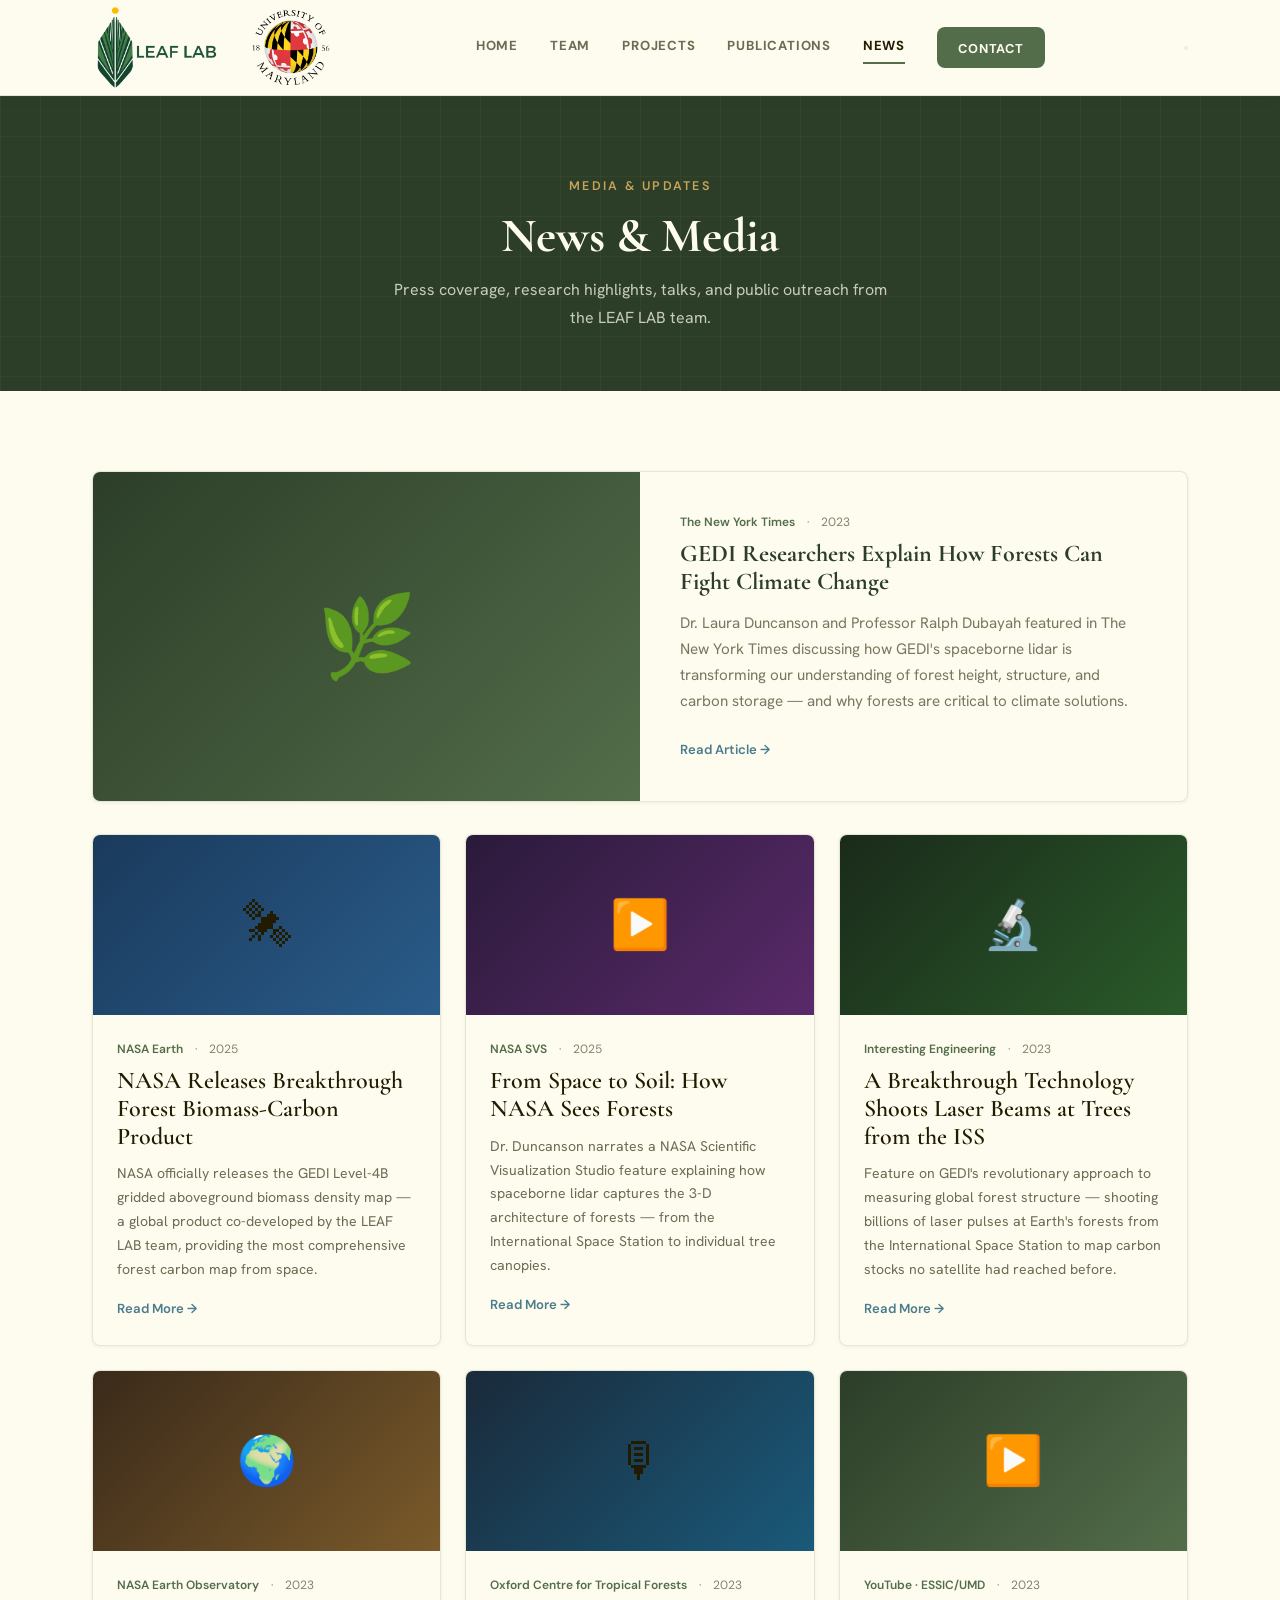
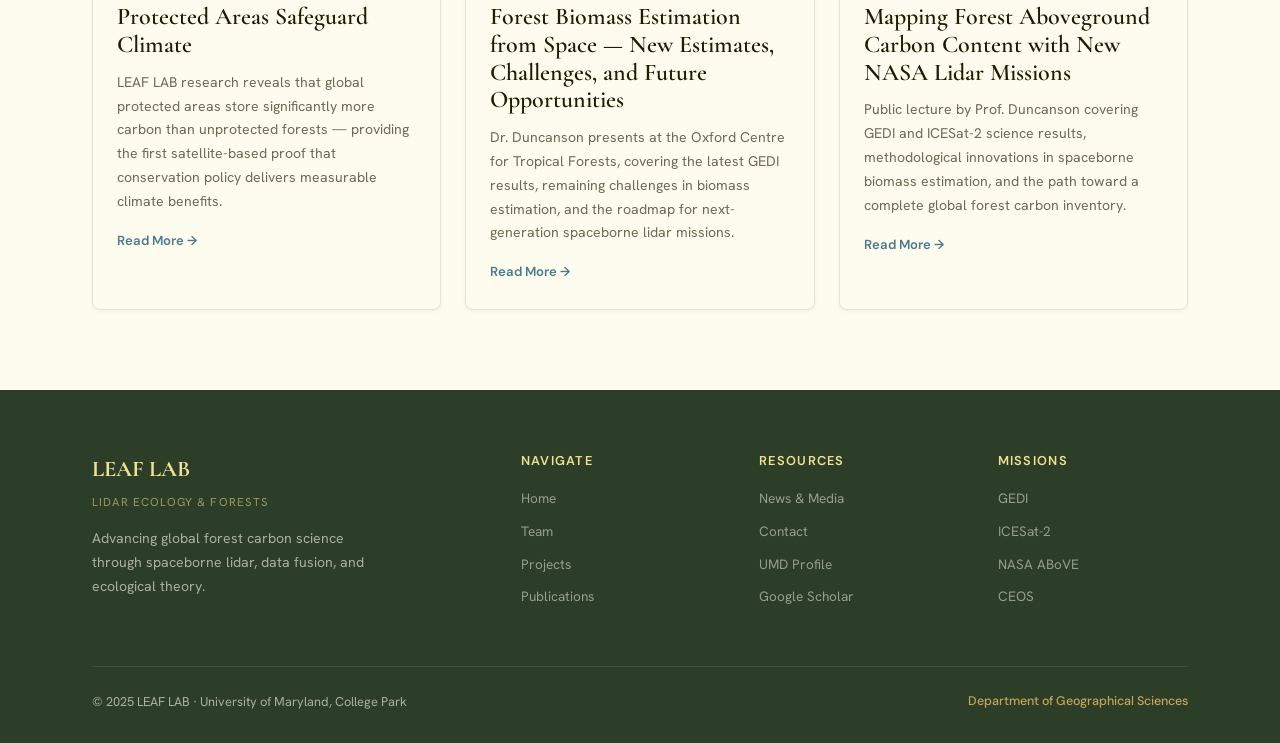
<file: news.html>
<!DOCTYPE html>
<html lang="en">
<head>
  <meta charset="UTF-8" />
  <meta name="viewport" content="width=device-width, initial-scale=1.0" />
  <title>News & Media — LEAF LAB | University of Maryland</title>
  <link rel="stylesheet" href="style.css" />
</head>
<body>

<nav class="nav">
  <div class="container nav__inner">
    <a href="index.html" class="nav__logo">
      <img src="Logo%201%20Parallel%20Lidar%20Pulse%20Lines.png" alt="LEAF LAB logo" class="nav__logo-img"
           onerror="this.style.display='none';this.nextElementSibling.style.display='block'">
      <svg viewBox="0 0 48 48" fill="none" xmlns="http://www.w3.org/2000/svg" style="display:none">
        <path d="M24 6 C14 6 6 16 6 28 C6 36 12 42 24 44 C36 42 42 36 42 28 C42 16 34 6 24 6Z" fill="#efe293" opacity=".9"/>
        <line x1="24" y1="44" x2="24" y2="22" stroke="#2c3e28" stroke-width="1.8" stroke-linecap="round"/>
        <line x1="14" y1="38" x2="20" y2="26" stroke="#2c3e28" stroke-width="1.4" stroke-linecap="round" opacity=".7"/>
        <line x1="34" y1="38" x2="28" y2="26" stroke="#2c3e28" stroke-width="1.4" stroke-linecap="round" opacity=".7"/>
        <circle cx="24" cy="6" r="3" fill="#c8a45a"/>
        <circle cx="24" cy="6" r="6" stroke="#c8a45a" stroke-width="1" opacity=".35"/>
      </svg>
      <img src="LOGO%20UMD.png" alt="University of Maryland" class="nav__logo-img" style="height:76px;width:auto;object-fit:contain;margin-left:.5rem;">
    </a>
    <div class="nav__links">
      <a href="index.html">Home</a>
      <a href="team.html">Team</a>
      <a href="projects.html">Projects</a>
      <a href="publications.html">Publications</a>
      <a href="news.html" class="active">News</a>
      <a href="contact.html" class="btn btn-primary">Contact</a>
    </div>
    <button class="hamburger" aria-label="Menu"><span></span><span></span><span></span></button>
  </div>
</nav>

<main>

<div class="page-hero">
  <div class="container">
    <div class="section-label" style="color:var(--field-data);text-align:center;display:block;">Media & Updates</div>
    <h1>News & Media</h1>
    <p>Press coverage, research highlights, talks, and public outreach from the LEAF LAB team.</p>
  </div>
</div>

<section class="section">
  <div class="container">
    <div id="news-featured"></div>
    <div class="news-grid" id="news-grid"></div>
  </div>
</section>

</main>

<footer class="footer">
  <div class="container">
    <div class="footer__inner">
      <div>
        <div class="footer__brand-name">LEAF LAB</div>
        <div class="footer__brand-sub">Lidar Ecology &amp; Forests</div>
        <p class="footer__desc">Advancing global forest carbon science through spaceborne lidar, data fusion, and ecological theory.</p>
      </div>
      <div class="footer__col">
        <div class="footer__col-title">Navigate</div>
        <a href="index.html">Home</a><a href="team.html">Team</a><a href="projects.html">Projects</a><a href="publications.html">Publications</a>
      </div>
      <div class="footer__col">
        <div class="footer__col-title">Resources</div>
        <a href="news.html">News &amp; Media</a><a href="contact.html">Contact</a>
        <a href="https://geog.umd.edu/facultyprofile/duncanson/laura" target="_blank">UMD Profile</a>
        <a href="https://scholar.google.com/citations?user=SgbU98YAAAAJ" target="_blank">Google Scholar</a>
      </div>
      <div class="footer__col">
        <div class="footer__col-title">Missions</div>
        <a href="https://gedi.umd.edu" target="_blank">GEDI</a><a href="https://icesat-2.gsfc.nasa.gov" target="_blank">ICESat-2</a>
        <a href="https://above.nasa.gov" target="_blank">NASA ABoVE</a><a href="https://ceos.org" target="_blank">CEOS</a>
      </div>
    </div>
    <div class="footer__bottom">
      <span>© 2025 LEAF LAB · University of Maryland, College Park</span>
      <span class="footer__umd">Department of Geographical Sciences</span>
    </div>
  </div>
</footer>

<script src="script.js"></script>
<script>
// ── Load news from content/news.json ──────────────────────────
const newsGradients = [
  'linear-gradient(135deg,var(--deep-forest),var(--canopy))',
  'linear-gradient(135deg,#1a3a5c,#2a5c8a)',
  'linear-gradient(135deg,#2a1a3a,#5a2a6a)',
  'linear-gradient(135deg,#1a2a1a,#2a5a2a)',
  'linear-gradient(135deg,#3a2a1a,#7a5a2a)',
  'linear-gradient(135deg,#1a2a3a,#1a5a7a)'
];

fetch('content/news.json')
  .then(r => r.json())
  .then(items => {
    const featured = items.find(n => n.featured);
    const rest     = items.filter(n => !n.featured);

    if (featured) {
      document.getElementById('news-featured').innerHTML = `
        <div class="card fade-up" style="display:grid;grid-template-columns:1fr 1fr;gap:0;margin-bottom:2rem;overflow:hidden;">
          <div style="background:${newsGradients[0]};display:flex;align-items:center;justify-content:center;font-size:5rem;min-height:280px;">${featured.emoji}</div>
          <div class="card__body" style="padding:2.5rem;display:flex;flex-direction:column;justify-content:center;">
            <div class="news-card__meta">
              <span class="news-card__source">${featured.source}</span>
              <span>·</span>
              <span>${featured.year}</span>
            </div>
            <h2 style="color:var(--deep-forest);font-size:1.5rem;margin-bottom:1rem;max-width:100%;">${featured.title}</h2>
            <p style="color:rgba(33,28,1,.6);max-width:100%;font-size:.95rem;">${featured.excerpt}</p>
            <a href="${featured.url}" target="_blank" class="news-card__link" style="margin-top:1.5rem;">Read Article →</a>
          </div>
        </div>`;
    }

    document.getElementById('news-grid').innerHTML = rest.map((n, i) => `
      <div class="card news-card fade-up" ${i > 0 ? `style="transition-delay:${(i*0.1).toFixed(2)}s"` : ''}>
        <div class="news-card__img" style="background:${newsGradients[(i+1) % newsGradients.length]}">${n.emoji}</div>
        <div class="card__body">
          <div class="news-card__meta"><span class="news-card__source">${n.source}</span><span>·</span><span>${n.year}</span></div>
          <h3 class="news-card__title">${n.title}</h3>
          <p class="news-card__excerpt">${n.excerpt}</p>
          <a href="${n.url}" target="_blank" class="news-card__link">Read More →</a>
        </div>
      </div>`).join('');

    document.querySelectorAll('.fade-up').forEach(el => {
      const obs = new IntersectionObserver(entries => {
        entries.forEach(e => { if (e.isIntersecting) { e.target.classList.add('visible'); obs.unobserve(e.target); } });
      }, { threshold: .12 });
      obs.observe(el);
    });
  })
  .catch(() => {
    document.getElementById('news-grid').innerHTML = '<p style="color:red;">Could not load news data.</p>';
  });
</script>
</body>
</html>
</file>
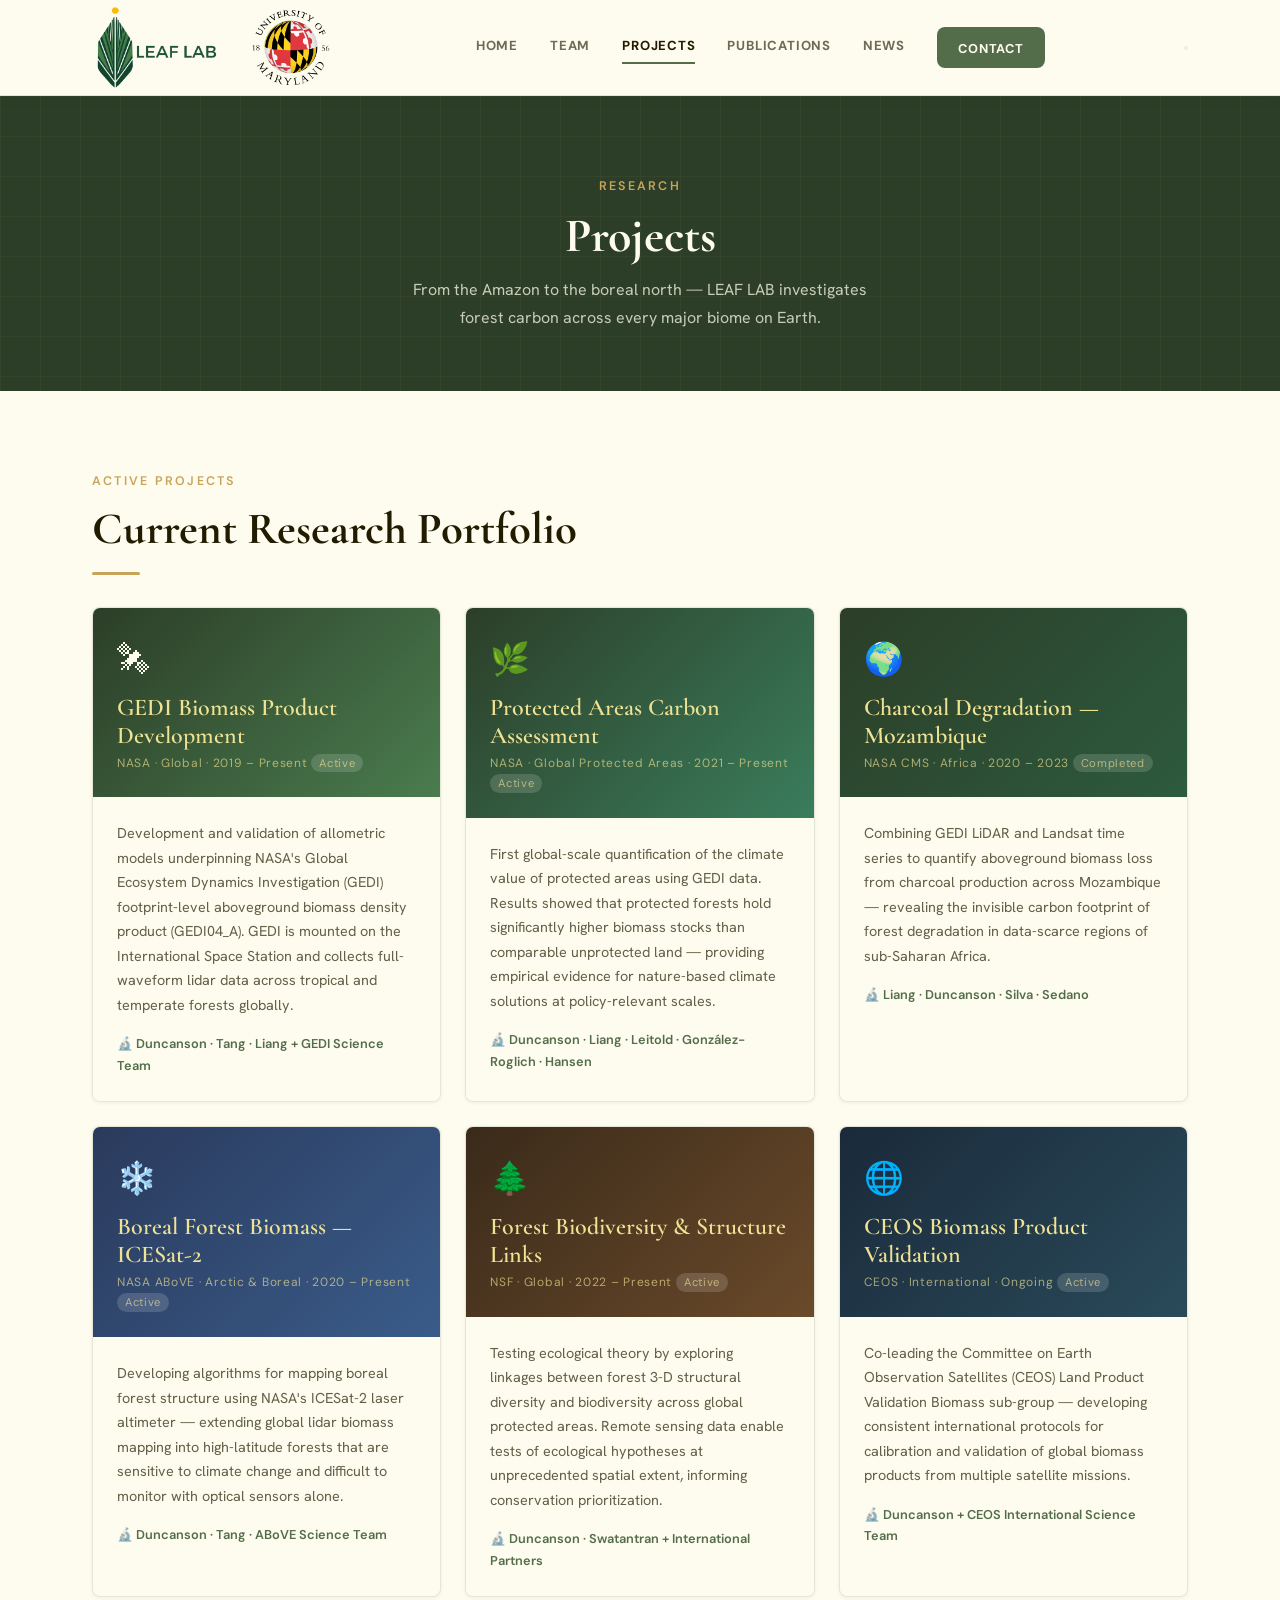
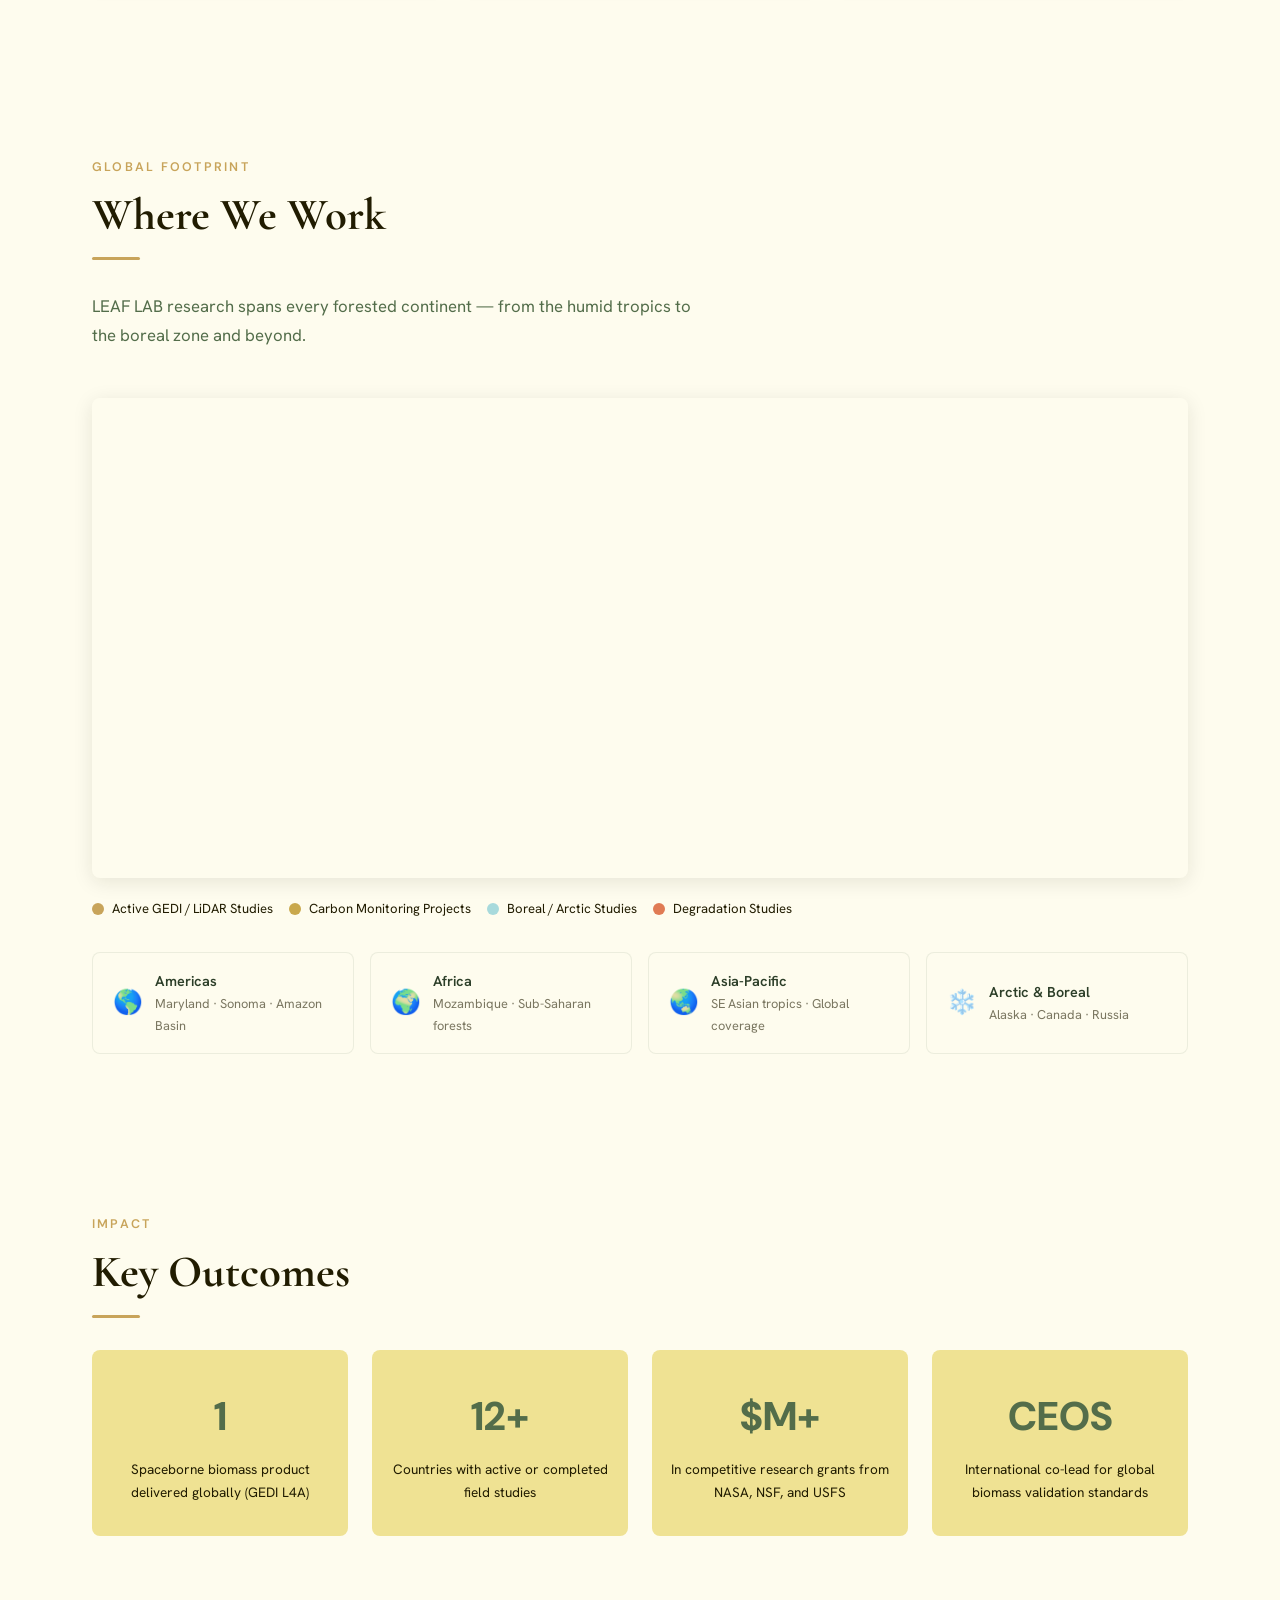
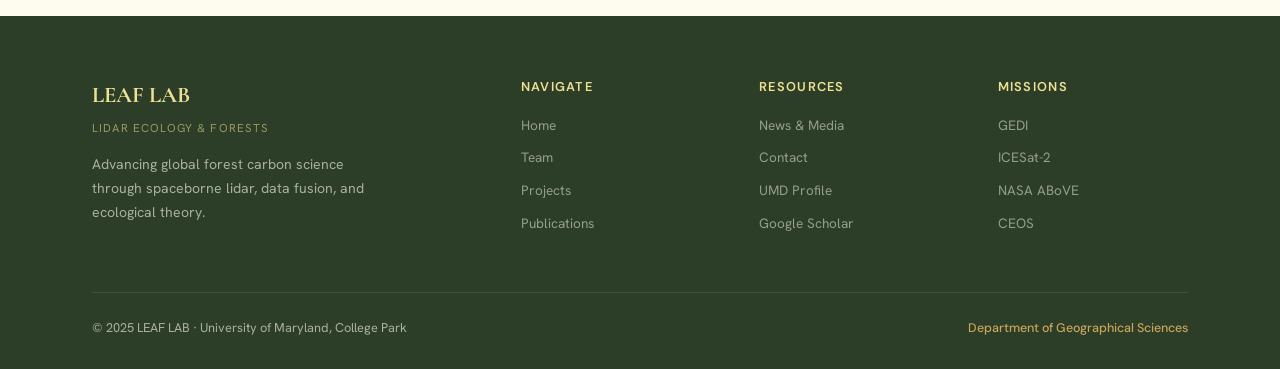
<file: projects.html>
<!DOCTYPE html>
<html lang="en">
<head>
  <meta charset="UTF-8" />
  <meta name="viewport" content="width=device-width, initial-scale=1.0" />
  <title>Projects — LEAF LAB | University of Maryland</title>
  <link rel="stylesheet" href="style.css" />
  <style>
    .map-legend { display:flex; flex-wrap:wrap; gap:1rem; margin-top:1.25rem; }
    .map-legend-item { display:flex; align-items:center; gap:.5rem; font-size:.82rem; color:var(--ink); }
    .dot { width:12px; height:12px; border-radius:50%; flex-shrink:0; }
  </style>
</head>
<body>

<nav class="nav">
  <div class="container nav__inner">
    <a href="index.html" class="nav__logo">
      <img src="Logo%201%20Parallel%20Lidar%20Pulse%20Lines.png" alt="LEAF LAB logo" class="nav__logo-img"
           onerror="this.style.display='none';this.nextElementSibling.style.display='block'">
      <svg viewBox="0 0 48 48" fill="none" xmlns="http://www.w3.org/2000/svg" style="display:none">
        <path d="M24 6 C14 6 6 16 6 28 C6 36 12 42 24 44 C36 42 42 36 42 28 C42 16 34 6 24 6Z" fill="#efe293" opacity=".9"/>
        <line x1="24" y1="44" x2="24" y2="22" stroke="#2c3e28" stroke-width="1.8" stroke-linecap="round"/>
        <line x1="14" y1="38" x2="20" y2="26" stroke="#2c3e28" stroke-width="1.4" stroke-linecap="round" opacity=".7"/>
        <line x1="34" y1="38" x2="28" y2="26" stroke="#2c3e28" stroke-width="1.4" stroke-linecap="round" opacity=".7"/>
        <circle cx="24" cy="6" r="3" fill="#c8a45a"/>
        <circle cx="24" cy="6" r="6" stroke="#c8a45a" stroke-width="1" opacity=".35"/>
      </svg>
      <img src="LOGO%20UMD.png" alt="University of Maryland" class="nav__logo-img" style="height:76px;width:auto;object-fit:contain;margin-left:.5rem;">
    </a>
    <div class="nav__links">
      <a href="index.html">Home</a>
      <a href="team.html">Team</a>
      <a href="projects.html" class="active">Projects</a>
      <a href="publications.html">Publications</a>
      <a href="news.html">News</a>
      <a href="contact.html" class="btn btn-primary">Contact</a>
    </div>
    <button class="hamburger" aria-label="Menu"><span></span><span></span><span></span></button>
  </div>
</nav>

<main>

<div class="page-hero">
  <div class="container">
    <div class="section-label" style="color:var(--field-data);text-align:center;display:block;">Research</div>
    <h1>Projects</h1>
    <p>From the Amazon to the boreal north — LEAF LAB investigates forest carbon across every major biome on Earth.</p>
  </div>
</div>

<!-- Projects Grid -->
<section class="section">
  <div class="container">
    <div class="section-label">Active Projects</div>
    <h2 class="section-title">Current Research Portfolio</h2>
    <div class="divider"></div>
    <div class="projects-grid" id="projects-grid"></div>
  </div>
</section>

<!-- Map -->
<section class="section section--alt">
  <div class="container">
    <div class="section-label">Global Footprint</div>
    <h2 class="section-title">Where We Work</h2>
    <div class="divider"></div>
    <p class="section-intro">LEAF LAB research spans every forested continent — from the humid tropics to the boreal zone and beyond.</p>
    <div class="map-container">
      <iframe
        src="https://www.openstreetmap.org/export/embed.html?bbox=-180,-70,180,75&amp;layer=mapnik&amp;marker=38.986,-76.942"
        style="width:100%;height:100%;border:none;"
        title="LEAF LAB global project locations">
      </iframe>
    </div>
    <div class="map-legend" style="margin-top:1.25rem;">
      <div class="map-legend-item"><div class="dot" style="background:#c8a45a;"></div> Active GEDI / LiDAR Studies</div>
      <div class="map-legend-item"><div class="dot" style="background:#c9a84c;"></div> Carbon Monitoring Projects</div>
      <div class="map-legend-item"><div class="dot" style="background:#a8dadc;"></div> Boreal / Arctic Studies</div>
      <div class="map-legend-item"><div class="dot" style="background:#e07b54;"></div> Degradation Studies</div>
    </div>
    <div style="display:grid;grid-template-columns:repeat(auto-fill,minmax(220px,1fr));gap:1rem;margin-top:2rem;">
      <div style="background:var(--paper);border-radius:var(--radius);padding:1rem 1.25rem;border:1px solid rgba(83,109,74,.1);display:flex;gap:.75rem;align-items:center;">
        <span style="font-size:1.5rem;">🌎</span>
        <div><div style="font-weight:600;color:var(--deep-forest);font-size:.9rem;">Americas</div><div style="font-size:.8rem;color:rgba(33,28,1,.6);">Maryland · Sonoma · Amazon Basin</div></div>
      </div>
      <div style="background:var(--paper);border-radius:var(--radius);padding:1rem 1.25rem;border:1px solid rgba(83,109,74,.1);display:flex;gap:.75rem;align-items:center;">
        <span style="font-size:1.5rem;">🌍</span>
        <div><div style="font-weight:600;color:var(--deep-forest);font-size:.9rem;">Africa</div><div style="font-size:.8rem;color:rgba(33,28,1,.6);">Mozambique · Sub-Saharan forests</div></div>
      </div>
      <div style="background:var(--paper);border-radius:var(--radius);padding:1rem 1.25rem;border:1px solid rgba(83,109,74,.1);display:flex;gap:.75rem;align-items:center;">
        <span style="font-size:1.5rem;">🌏</span>
        <div><div style="font-weight:600;color:var(--deep-forest);font-size:.9rem;">Asia-Pacific</div><div style="font-size:.8rem;color:rgba(33,28,1,.6);">SE Asian tropics · Global coverage</div></div>
      </div>
      <div style="background:var(--paper);border-radius:var(--radius);padding:1rem 1.25rem;border:1px solid rgba(83,109,74,.1);display:flex;gap:.75rem;align-items:center;">
        <span style="font-size:1.5rem;">❄️</span>
        <div><div style="font-weight:600;color:var(--deep-forest);font-size:.9rem;">Arctic & Boreal</div><div style="font-size:.8rem;color:rgba(33,28,1,.6);">Alaska · Canada · Russia</div></div>
      </div>
    </div>
  </div>
</section>

<!-- Key Outcomes -->
<section class="section">
  <div class="container">
    <div class="section-label">Impact</div>
    <h2 class="section-title">Key Outcomes</h2>
    <div class="divider"></div>
    <div style="display:grid;grid-template-columns:repeat(4,1fr);gap:1.5rem;text-align:center;">
      <div class="fade-up" style="padding:2rem 1rem;background:var(--sunlight);border-radius:var(--radius);">
        <div style="font-size:2.5rem;font-weight:800;color:var(--canopy);font-family:var(--font-sub);">1</div>
        <div style="font-size:.85rem;color:var(--ink);margin-top:.5rem;">Spaceborne biomass product delivered globally (GEDI L4A)</div>
      </div>
      <div class="fade-up" style="padding:2rem 1rem;background:var(--sunlight);border-radius:var(--radius);transition-delay:.1s">
        <div style="font-size:2.5rem;font-weight:800;color:var(--canopy);font-family:var(--font-sub);">12+</div>
        <div style="font-size:.85rem;color:var(--ink);margin-top:.5rem;">Countries with active or completed field studies</div>
      </div>
      <div class="fade-up" style="padding:2rem 1rem;background:var(--sunlight);border-radius:var(--radius);transition-delay:.2s">
        <div style="font-size:2.5rem;font-weight:800;color:var(--canopy);font-family:var(--font-sub);">$M+</div>
        <div style="font-size:.85rem;color:var(--ink);margin-top:.5rem;">In competitive research grants from NASA, NSF, and USFS</div>
      </div>
      <div class="fade-up" style="padding:2rem 1rem;background:var(--sunlight);border-radius:var(--radius);transition-delay:.3s">
        <div style="font-size:2.5rem;font-weight:800;color:var(--canopy);font-family:var(--font-sub);">CEOS</div>
        <div style="font-size:.85rem;color:var(--ink);margin-top:.5rem;">International co-lead for global biomass validation standards</div>
      </div>
    </div>
  </div>
</section>

</main>

<footer class="footer">
  <div class="container">
    <div class="footer__inner">
      <div>
        <div class="footer__brand-name">LEAF LAB</div>
        <div class="footer__brand-sub">Lidar Ecology &amp; Forests</div>
        <p class="footer__desc">Advancing global forest carbon science through spaceborne lidar, data fusion, and ecological theory.</p>
      </div>
      <div class="footer__col">
        <div class="footer__col-title">Navigate</div>
        <a href="index.html">Home</a><a href="team.html">Team</a><a href="projects.html">Projects</a><a href="publications.html">Publications</a>
      </div>
      <div class="footer__col">
        <div class="footer__col-title">Resources</div>
        <a href="news.html">News &amp; Media</a><a href="contact.html">Contact</a>
        <a href="https://geog.umd.edu/facultyprofile/duncanson/laura" target="_blank">UMD Profile</a>
        <a href="https://scholar.google.com/citations?user=SgbU98YAAAAJ" target="_blank">Google Scholar</a>
      </div>
      <div class="footer__col">
        <div class="footer__col-title">Missions</div>
        <a href="https://gedi.umd.edu" target="_blank">GEDI</a><a href="https://icesat-2.gsfc.nasa.gov" target="_blank">ICESat-2</a>
        <a href="https://above.nasa.gov" target="_blank">NASA ABoVE</a><a href="https://ceos.org" target="_blank">CEOS</a>
      </div>
    </div>
    <div class="footer__bottom">
      <span>© 2025 LEAF LAB · University of Maryland, College Park</span>
      <span class="footer__umd">Department of Geographical Sciences</span>
    </div>
  </div>
</footer>

<script src="script.js"></script>
<script>
// ── Load projects from content/projects.json ──────────────────
const headerGradients = [
  'linear-gradient(135deg,#2c3e28,#4a7c4e)',
  'linear-gradient(135deg,#2c3e28,#3a7d5c)',
  'linear-gradient(135deg,#2c3e28,#2d5a3d)',
  'linear-gradient(135deg,#2a3a5c,#3a5c8a)',
  'linear-gradient(135deg,#3a2a1a,#6a4a2a)',
  'linear-gradient(135deg,#1a2a3a,#2a4a5a)'
];

fetch('content/projects.json')
  .then(r => r.json())
  .then(projects => {
    const grid = document.getElementById('projects-grid');
    grid.innerHTML = projects.map((p, i) => {
      const statusBadge = p.status === 'completed'
        ? '<span style="font-size:.7rem;background:rgba(255,255,255,.15);padding:.15rem .5rem;border-radius:20px;letter-spacing:.06em;">Completed</span>'
        : '<span style="font-size:.7rem;background:rgba(255,255,255,.15);padding:.15rem .5rem;border-radius:20px;letter-spacing:.06em;">Active</span>';
      return `
        <div class="card fade-up" ${i > 0 ? `style="transition-delay:${(i*0.1).toFixed(2)}s"` : ''}>
          <div class="project-card__header" style="background:${headerGradients[i % headerGradients.length]}">
            <div class="project-card__icon">${p.emoji}</div>
            <h3 class="project-card__title">${p.title}</h3>
            <div class="project-card__funder">${p.funder} ${statusBadge}</div>
          </div>
          <div class="project-card__body">
            <p>${p.description}</p>
            <div class="project-card__people">🔬 ${p.people}</div>
          </div>
        </div>`;
    }).join('');

    document.querySelectorAll('#projects-grid .fade-up').forEach(el => {
      const obs = new IntersectionObserver(entries => {
        entries.forEach(e => { if (e.isIntersecting) { e.target.classList.add('visible'); obs.unobserve(e.target); } });
      }, { threshold: .12 });
      obs.observe(el);
    });
  })
  .catch(() => {
    document.getElementById('projects-grid').innerHTML = '<p style="color:red;">Could not load project data.</p>';
  });
</script>
</body>
</html>
</file>
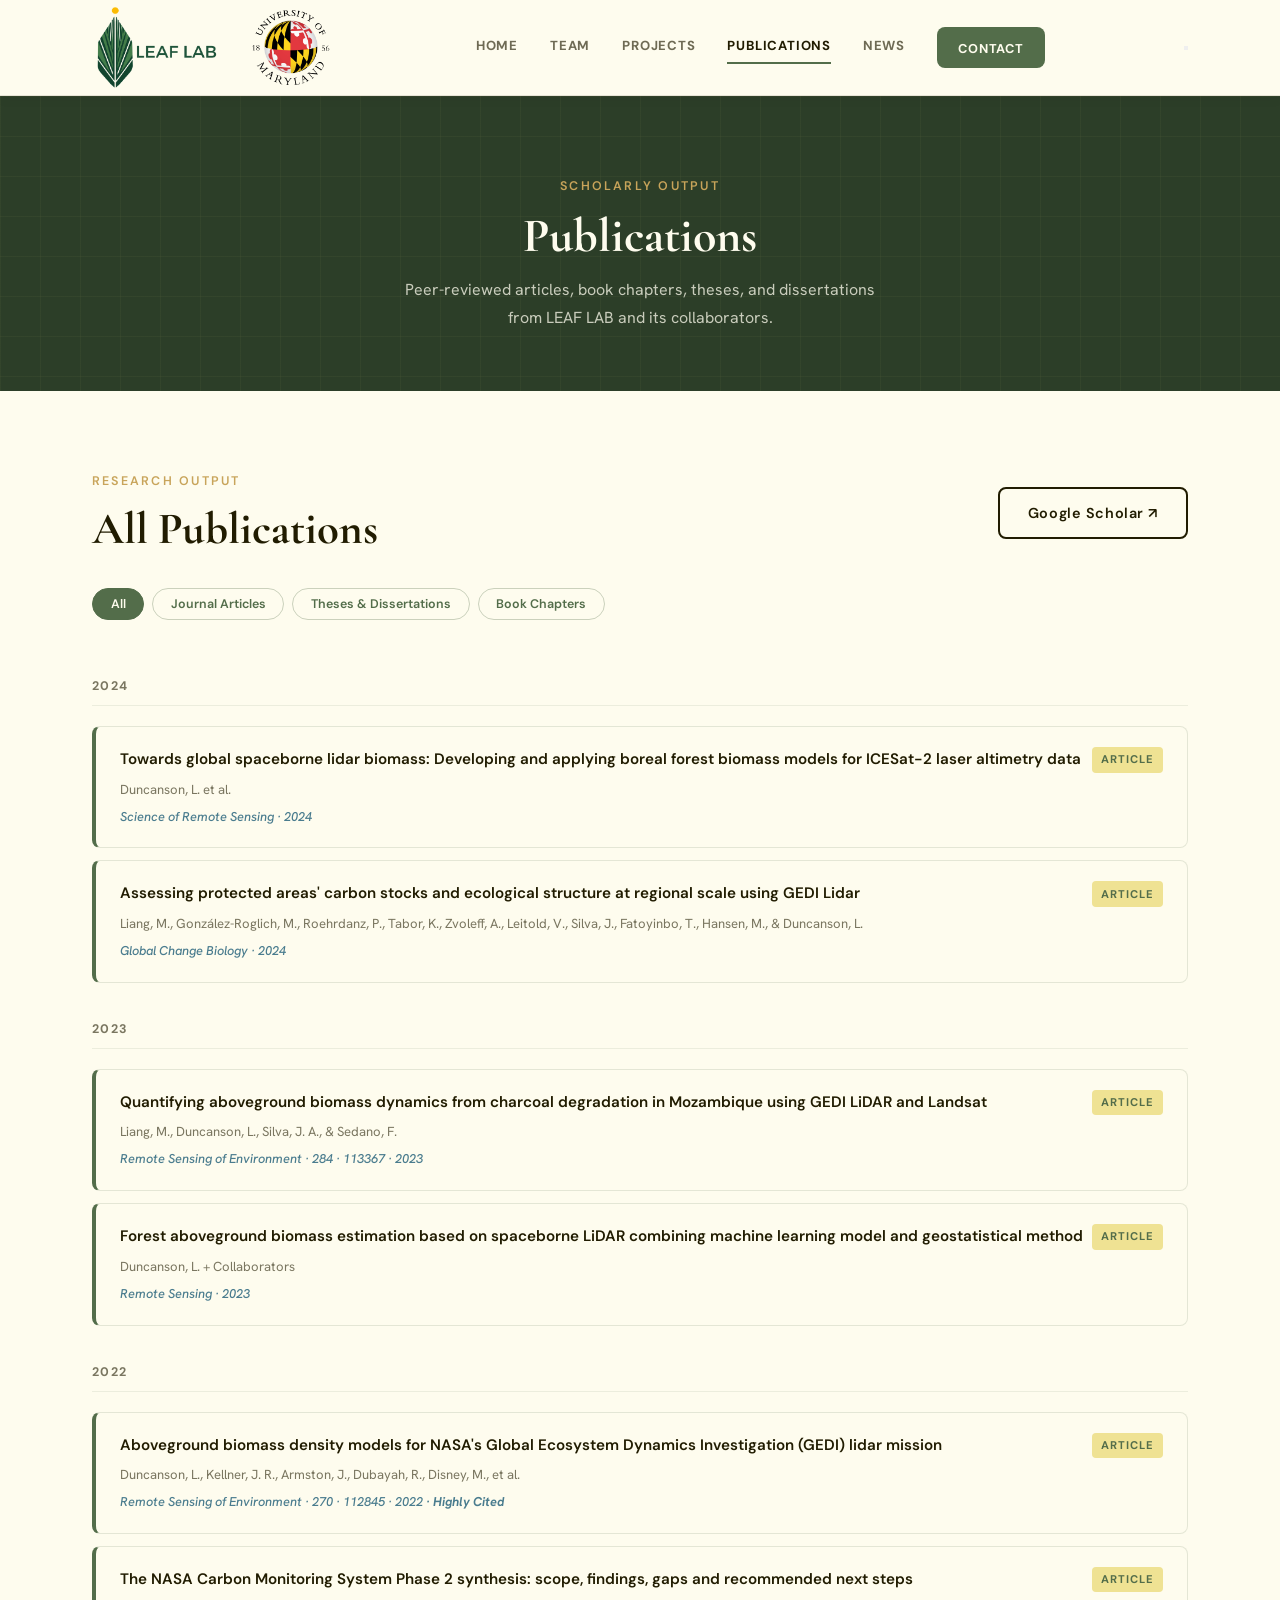
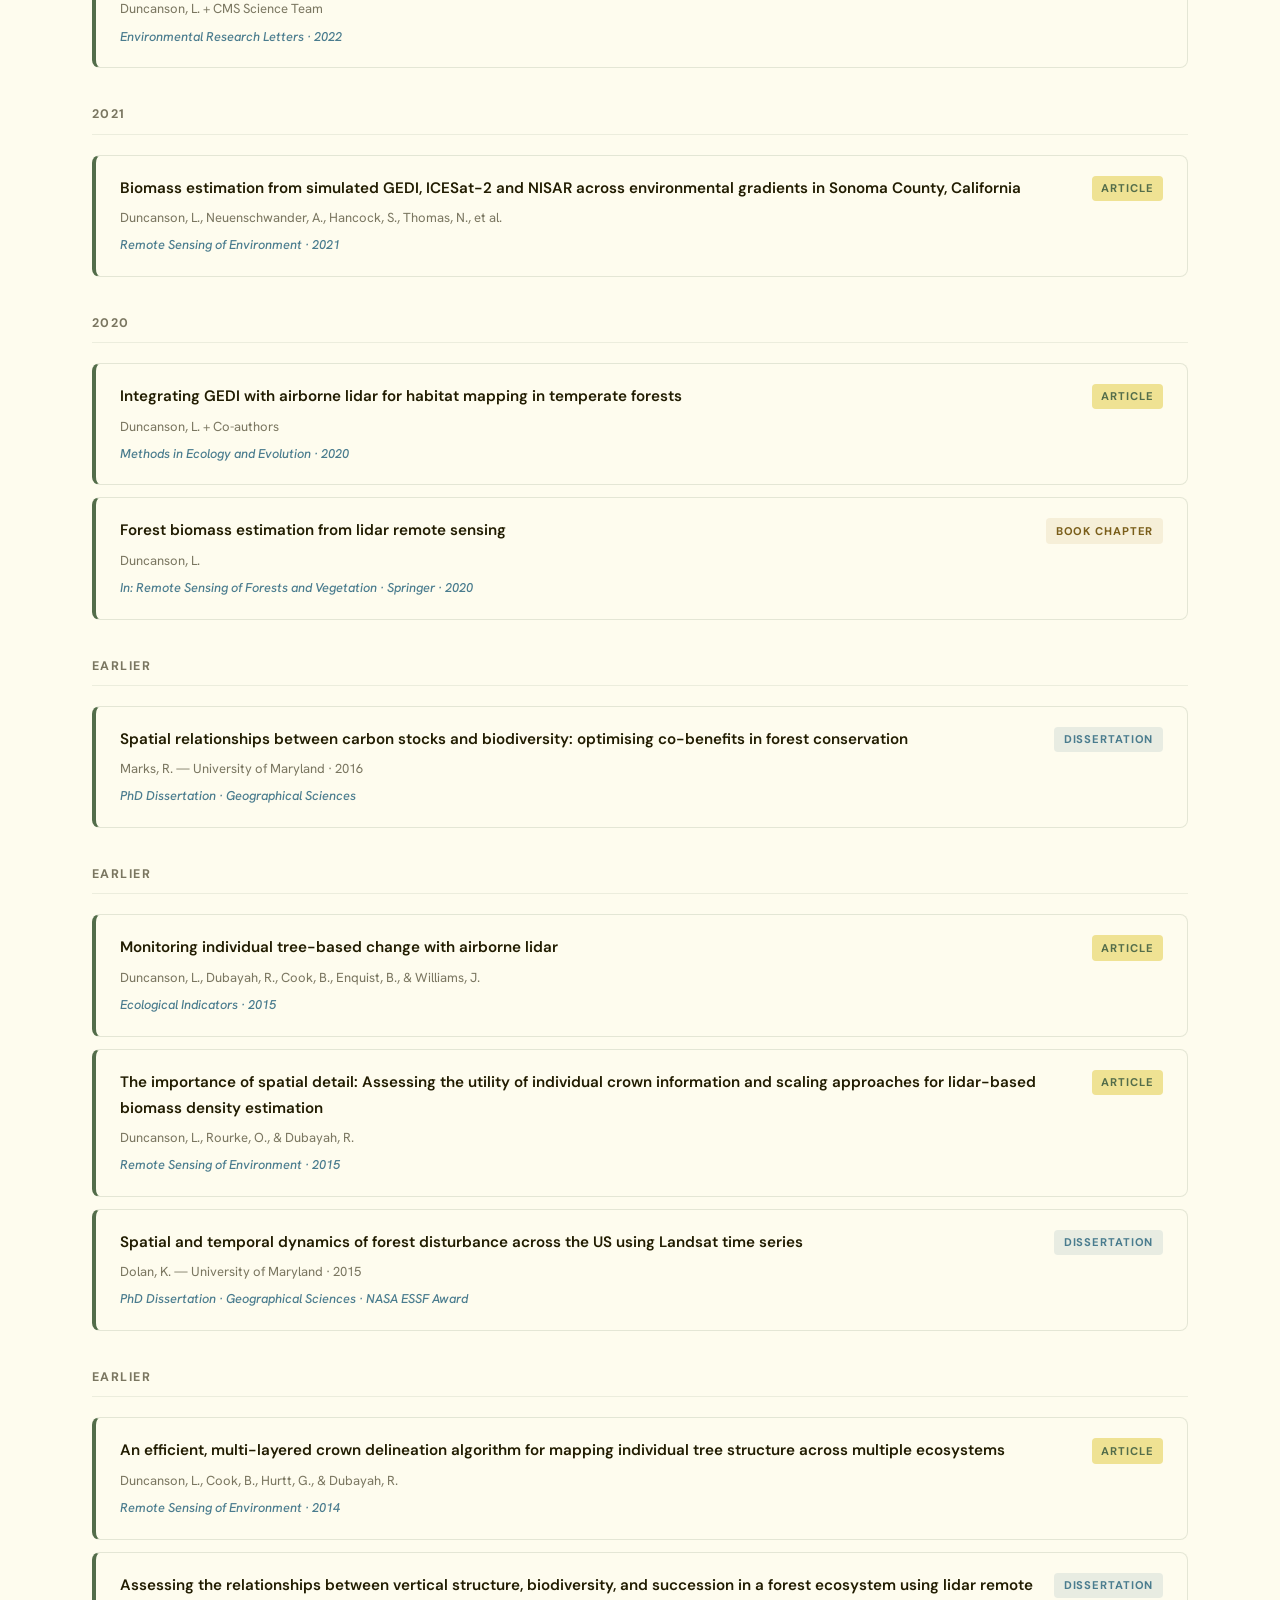
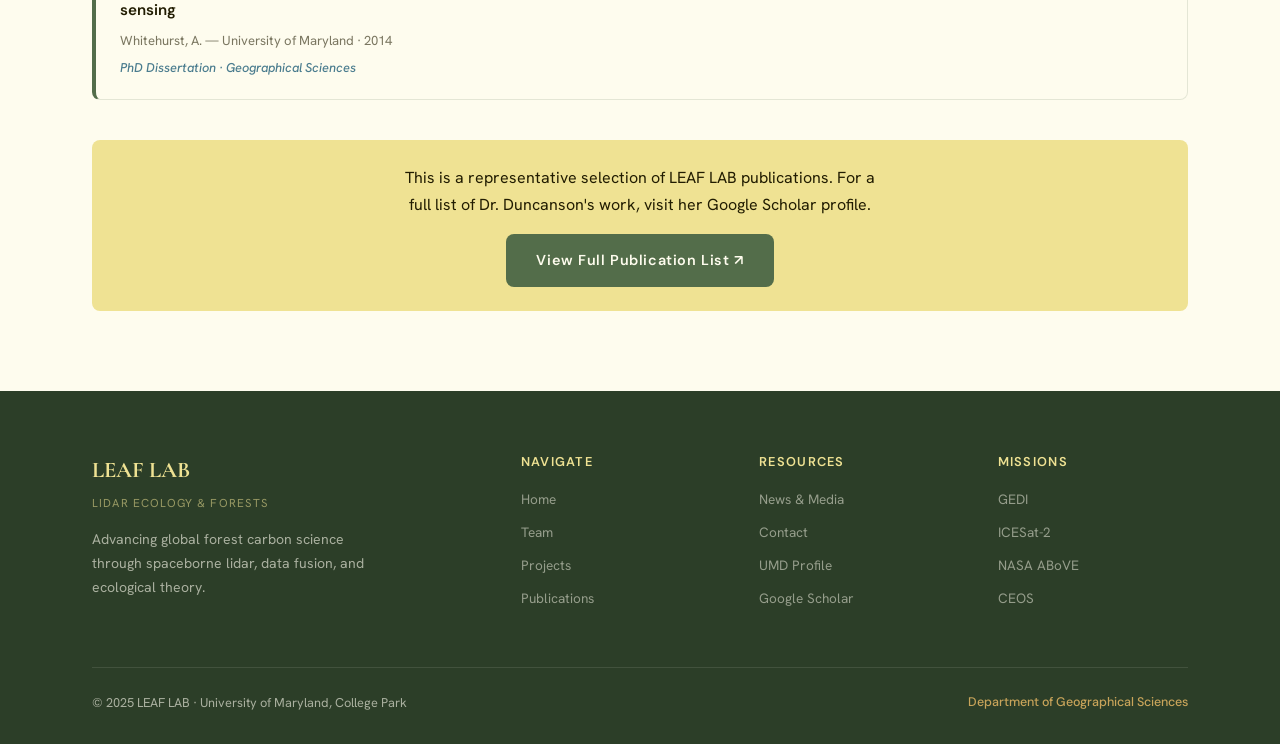
<file: publications.html>
<!DOCTYPE html>
<html lang="en">
<head>
  <meta charset="UTF-8" />
  <meta name="viewport" content="width=device-width, initial-scale=1.0" />
  <title>Publications — LEAF LAB | University of Maryland</title>
  <link rel="stylesheet" href="style.css" />
</head>
<body>

<nav class="nav">
  <div class="container nav__inner">
    <a href="index.html" class="nav__logo">
      <img src="Logo%201%20Parallel%20Lidar%20Pulse%20Lines.png" alt="LEAF LAB logo" class="nav__logo-img"
           onerror="this.style.display='none';this.nextElementSibling.style.display='block'">
      <svg viewBox="0 0 48 48" fill="none" xmlns="http://www.w3.org/2000/svg" style="display:none">
        <path d="M24 6 C14 6 6 16 6 28 C6 36 12 42 24 44 C36 42 42 36 42 28 C42 16 34 6 24 6Z" fill="#efe293" opacity=".9"/>
        <line x1="24" y1="44" x2="24" y2="22" stroke="#2c3e28" stroke-width="1.8" stroke-linecap="round"/>
        <line x1="14" y1="38" x2="20" y2="26" stroke="#2c3e28" stroke-width="1.4" stroke-linecap="round" opacity=".7"/>
        <line x1="34" y1="38" x2="28" y2="26" stroke="#2c3e28" stroke-width="1.4" stroke-linecap="round" opacity=".7"/>
        <circle cx="24" cy="6" r="3" fill="#c8a45a"/>
        <circle cx="24" cy="6" r="6" stroke="#c8a45a" stroke-width="1" opacity=".35"/>
      </svg>
      <img src="LOGO%20UMD.png" alt="University of Maryland" class="nav__logo-img" style="height:76px;width:auto;object-fit:contain;margin-left:.5rem;">
    </a>
    <div class="nav__links">
      <a href="index.html">Home</a>
      <a href="team.html">Team</a>
      <a href="projects.html">Projects</a>
      <a href="publications.html" class="active">Publications</a>
      <a href="news.html">News</a>
      <a href="contact.html" class="btn btn-primary">Contact</a>
    </div>
    <button class="hamburger" aria-label="Menu"><span></span><span></span><span></span></button>
  </div>
</nav>

<main>

<div class="page-hero">
  <div class="container">
    <div class="section-label" style="color:var(--field-data);text-align:center;display:block;">Scholarly Output</div>
    <h1>Publications</h1>
    <p>Peer-reviewed articles, book chapters, theses, and dissertations from LEAF LAB and its collaborators.</p>
  </div>
</div>

<section class="section">
  <div class="container">

    <div style="display:flex;justify-content:space-between;align-items:center;flex-wrap:wrap;gap:1rem;margin-bottom:2rem;">
      <div>
        <div class="section-label">Research Output</div>
        <h2 class="section-title" style="margin-bottom:0;">All Publications</h2>
      </div>
      <a href="https://scholar.google.com/citations?user=SgbU98YAAAAJ" target="_blank" class="btn btn-dark" style="flex-shrink:0;">
        Google Scholar ↗
      </a>
    </div>

    <!-- Filter buttons -->
    <div class="pub-filter">
      <button class="filter-btn active" data-filter="all">All</button>
      <button class="filter-btn" data-filter="article">Journal Articles</button>
      <button class="filter-btn" data-filter="thesis">Theses & Dissertations</button>
      <button class="filter-btn" data-filter="book">Book Chapters</button>
    </div>

    <!-- Publication list rendered by JS -->
    <div class="pub-list" id="pub-list"></div>

    <div style="margin-top:2.5rem;padding:1.5rem;background:var(--sunlight);border-radius:var(--radius);text-align:center;">
      <p style="color:var(--ink);margin:0 auto 1rem;max-width:55ch;">This is a representative selection of LEAF LAB publications. For a full list of Dr. Duncanson's work, visit her Google Scholar profile.</p>
      <a href="https://scholar.google.com/citations?user=SgbU98YAAAAJ" target="_blank" class="btn btn-primary">View Full Publication List ↗</a>
    </div>

  </div>
</section>

</main>

<footer class="footer">
  <div class="container">
    <div class="footer__inner">
      <div>
        <div class="footer__brand-name">LEAF LAB</div>
        <div class="footer__brand-sub">Lidar Ecology &amp; Forests</div>
        <p class="footer__desc">Advancing global forest carbon science through spaceborne lidar, data fusion, and ecological theory.</p>
      </div>
      <div class="footer__col">
        <div class="footer__col-title">Navigate</div>
        <a href="index.html">Home</a><a href="team.html">Team</a><a href="projects.html">Projects</a><a href="publications.html">Publications</a>
      </div>
      <div class="footer__col">
        <div class="footer__col-title">Resources</div>
        <a href="news.html">News &amp; Media</a><a href="contact.html">Contact</a>
        <a href="https://geog.umd.edu/facultyprofile/duncanson/laura" target="_blank">UMD Profile</a>
        <a href="https://scholar.google.com/citations?user=SgbU98YAAAAJ" target="_blank">Google Scholar</a>
      </div>
      <div class="footer__col">
        <div class="footer__col-title">Missions</div>
        <a href="https://gedi.umd.edu" target="_blank">GEDI</a><a href="https://icesat-2.gsfc.nasa.gov" target="_blank">ICESat-2</a>
        <a href="https://above.nasa.gov" target="_blank">NASA ABoVE</a><a href="https://ceos.org" target="_blank">CEOS</a>
      </div>
    </div>
    <div class="footer__bottom">
      <span>© 2025 LEAF LAB · University of Maryland, College Park</span>
      <span class="footer__umd">Department of Geographical Sciences</span>
    </div>
  </div>
</footer>

<script src="script.js"></script>
<script>
// ── Load publications from content/publications.json ──────────
const badgeClass = { article: 'badge-article', thesis: 'badge-thesis', book: 'badge-book' };
const badgeLabel = { article: 'Article', thesis: 'Dissertation', book: 'Book Chapter' };

let allPubs = [];

function renderPubs(filter) {
  const list   = document.getElementById('pub-list');
  const pubs   = filter === 'all' ? allPubs : allPubs.filter(p => p.type === filter);
  const years  = [...new Set(pubs.map(p => p.year))].sort((a, b) => b - a);

  list.innerHTML = years.map(yr => {
    const items = pubs.filter(p => p.year === yr);
    const label = yr >= 2020 ? yr : 'Earlier';
    return `
      <div style="font-family:var(--font-sub);font-size:.78rem;font-weight:700;letter-spacing:.12em;text-transform:uppercase;color:rgba(33,28,1,.6);padding:.5rem 0;border-bottom:1px solid rgba(83,109,74,.1);margin:1rem 0 .5rem;">${label}</div>
      ${items.map(p => {
        const titleHtml = p.url
          ? `<a href="${p.url}" target="_blank" class="pub-item__title" style="color:inherit;text-decoration:underline;text-underline-offset:3px;">${p.title}</a>`
          : `<div class="pub-item__title">${p.title}</div>`;
        const highlight = p.highlight ? ' <strong>· Highly Cited</strong>' : '';
        return `
          <div class="pub-item fade-up" data-type="${p.type}">
            <span class="pub-item__badge ${badgeClass[p.type] || ''}">${badgeLabel[p.type] || p.type}</span>
            ${titleHtml}
            <div class="pub-item__authors">${p.authors}</div>
            <div class="pub-item__journal">${p.journal}${p.details ? ' · ' + p.details : ''}${highlight}</div>
          </div>`;
      }).join('')}`;
  }).join('');

  // Re-observe for fade-up
  list.querySelectorAll('.fade-up').forEach(el => {
    const obs = new IntersectionObserver(entries => {
      entries.forEach(e => { if (e.isIntersecting) { e.target.classList.add('visible'); obs.unobserve(e.target); } });
    }, { threshold: .08 });
    obs.observe(el);
  });
}

fetch('content/publications.json')
  .then(r => r.json())
  .then(pubs => {
    allPubs = pubs;
    renderPubs('all');

    // Filter buttons
    document.querySelectorAll('.filter-btn').forEach(btn => {
      btn.addEventListener('click', () => {
        document.querySelectorAll('.filter-btn').forEach(b => b.classList.remove('active'));
        btn.classList.add('active');
        renderPubs(btn.dataset.filter);
      });
    });
  })
  .catch(() => {
    document.getElementById('pub-list').innerHTML = '<p style="color:red;">Could not load publications data.</p>';
  });
</script>
</body>
</html>
</file>
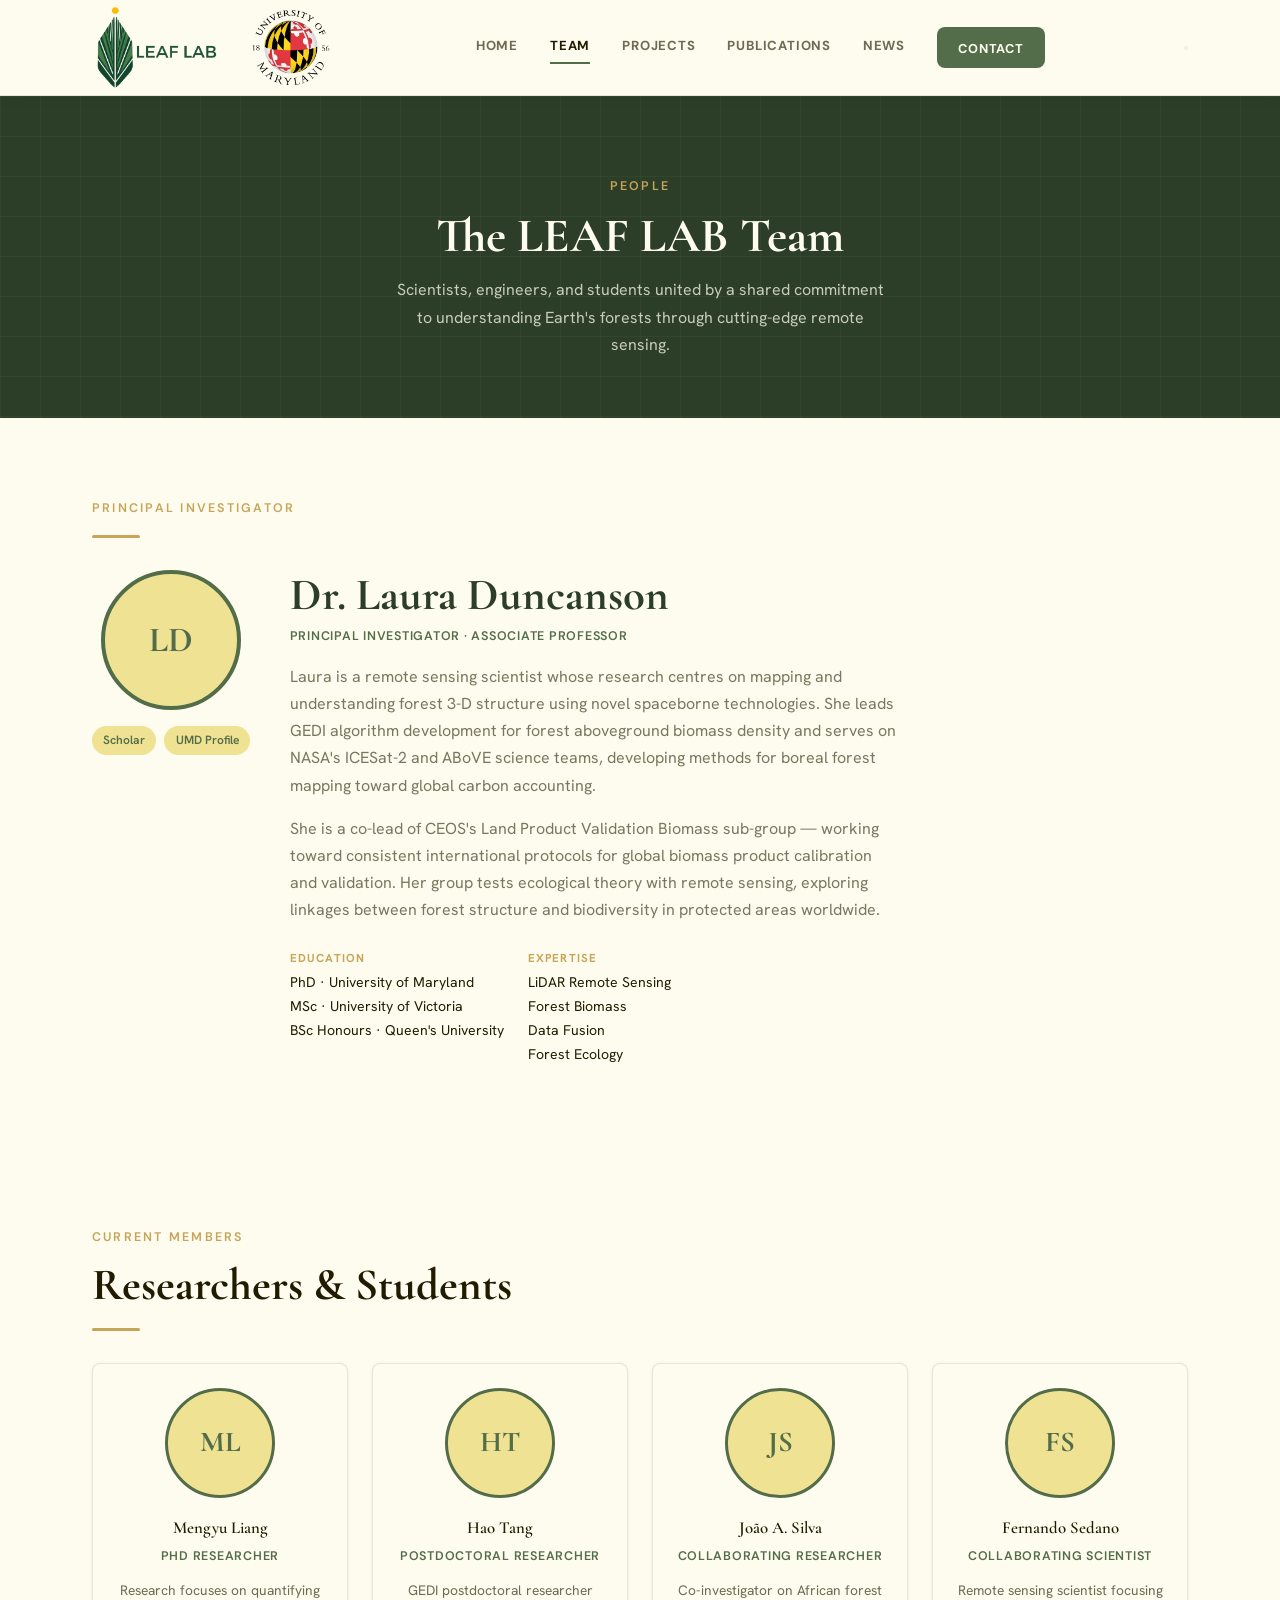
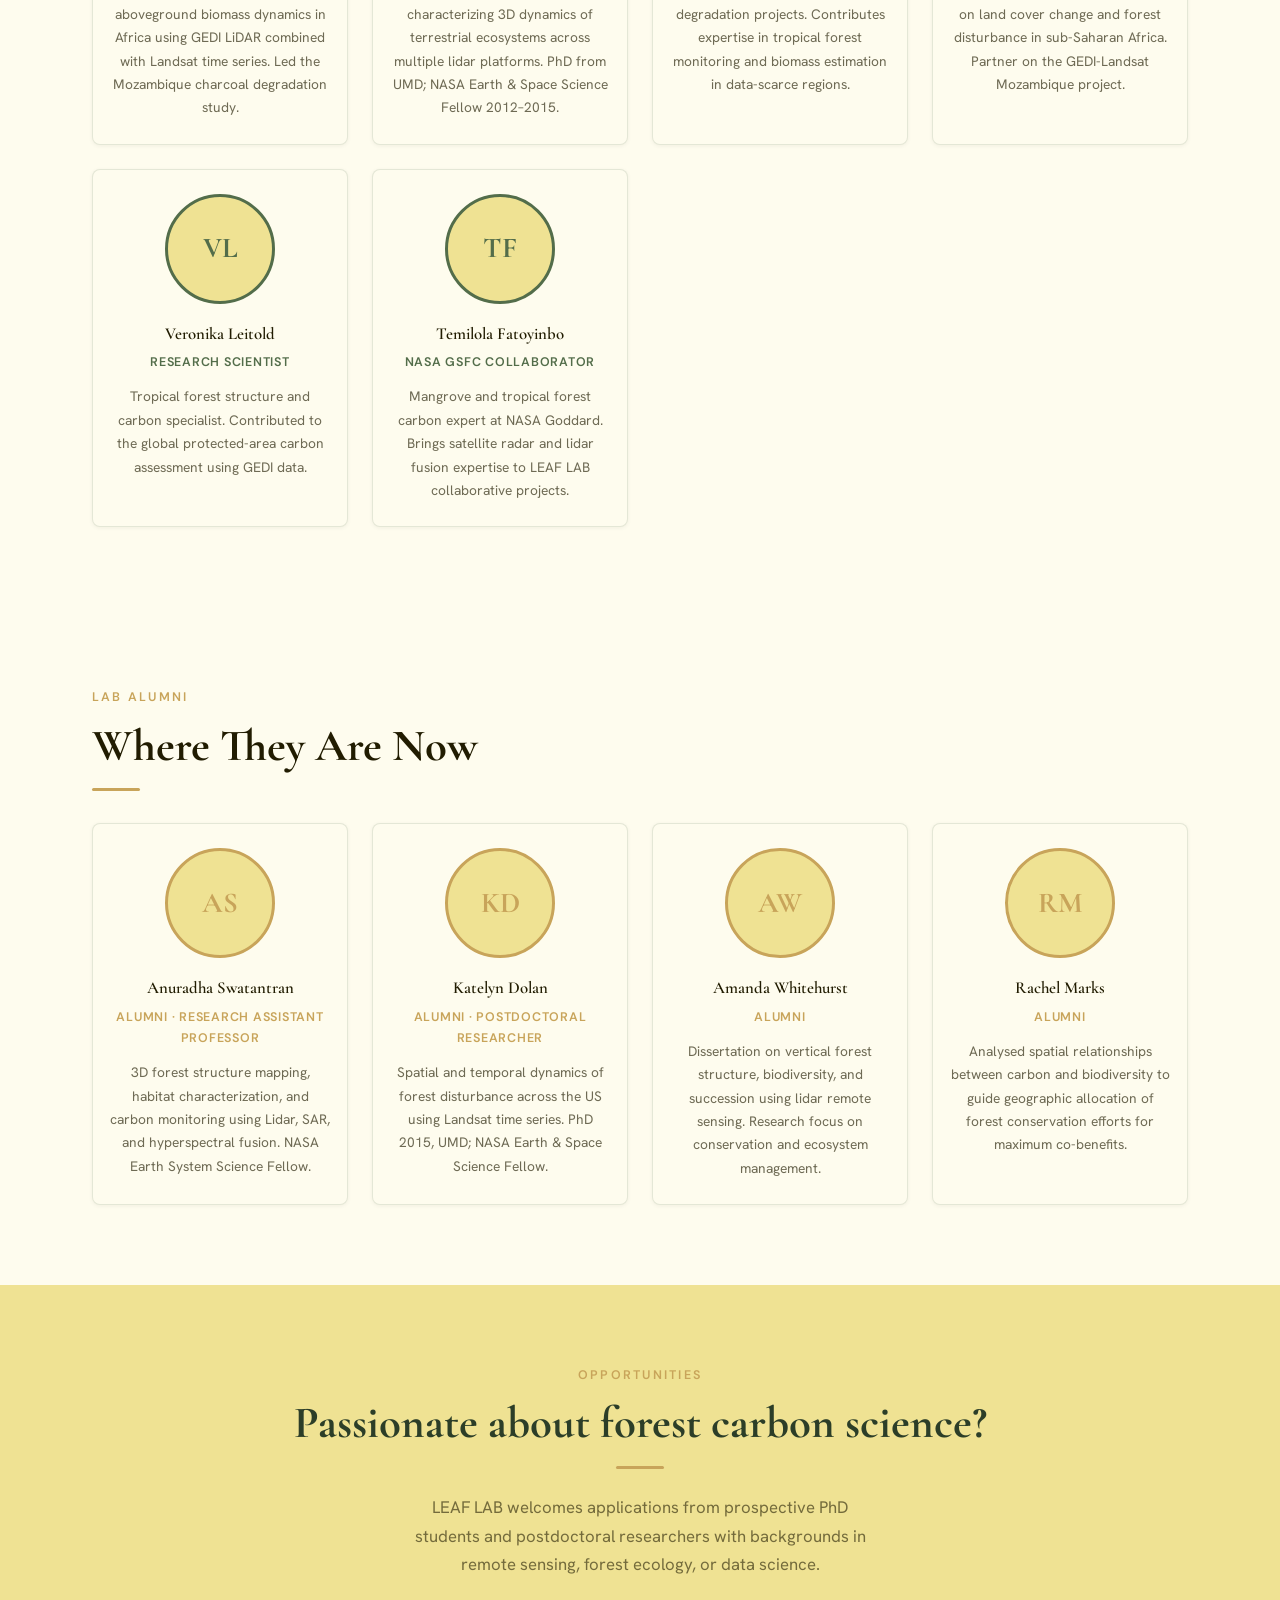
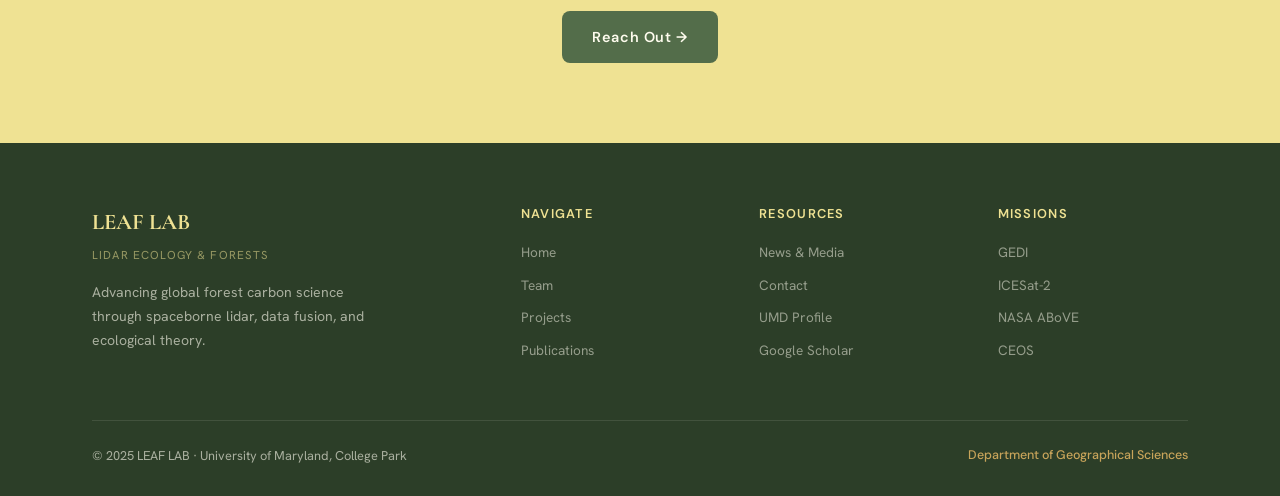
<file: team.html>
<!DOCTYPE html>
<html lang="en">
<head>
  <meta charset="UTF-8" />
  <meta name="viewport" content="width=device-width, initial-scale=1.0" />
  <title>Team — LEAF LAB | University of Maryland</title>
  <link rel="stylesheet" href="style.css" />
</head>
<body>

<nav class="nav">
  <div class="container nav__inner">
    <a href="index.html" class="nav__logo">
      <img src="Logo%201%20Parallel%20Lidar%20Pulse%20Lines.png" alt="LEAF LAB logo" class="nav__logo-img"
           onerror="this.style.display='none';this.nextElementSibling.style.display='block'">
      <svg viewBox="0 0 48 48" fill="none" xmlns="http://www.w3.org/2000/svg" style="display:none">
        <path d="M24 6 C14 6 6 16 6 28 C6 36 12 42 24 44 C36 42 42 36 42 28 C42 16 34 6 24 6Z" fill="#efe293" opacity=".9"/>
        <line x1="24" y1="44" x2="24" y2="22" stroke="#2c3e28" stroke-width="1.8" stroke-linecap="round"/>
        <line x1="14" y1="38" x2="20" y2="26" stroke="#2c3e28" stroke-width="1.4" stroke-linecap="round" opacity=".7"/>
        <line x1="34" y1="38" x2="28" y2="26" stroke="#2c3e28" stroke-width="1.4" stroke-linecap="round" opacity=".7"/>
        <circle cx="24" cy="6" r="3" fill="#c8a45a"/>
        <circle cx="24" cy="6" r="6" stroke="#c8a45a" stroke-width="1" opacity=".35"/>
      </svg>
      <img src="LOGO%20UMD.png" alt="University of Maryland" class="nav__logo-img" style="height:76px;width:auto;object-fit:contain;margin-left:.5rem;">
    </a>
    <div class="nav__links">
      <a href="index.html">Home</a>
      <a href="team.html" class="active">Team</a>
      <a href="projects.html">Projects</a>
      <a href="publications.html">Publications</a>
      <a href="news.html">News</a>
      <a href="contact.html" class="btn btn-primary">Contact</a>
    </div>
    <button class="hamburger" aria-label="Menu"><span></span><span></span><span></span></button>
  </div>
</nav>

<main>

<div class="page-hero">
  <div class="container">
    <div class="section-label" style="color:var(--field-data);text-align:center;display:block;">People</div>
    <h1>The LEAF LAB Team</h1>
    <p>Scientists, engineers, and students united by a shared commitment to understanding Earth's forests through cutting-edge remote sensing.</p>
  </div>
</div>

<!-- PI section -->
<section class="section" id="pi-section">
  <div class="container">
    <div class="section-label">Principal Investigator</div>
    <div class="divider"></div>
    <div id="pi-container"></div>
  </div>
</section>

<!-- Current Members -->
<section class="section section--alt">
  <div class="container">
    <div class="section-label">Current Members</div>
    <h2 class="section-title">Researchers & Students</h2>
    <div class="divider"></div>
    <div class="team-grid" id="current-grid"></div>
  </div>
</section>

<!-- Alumni -->
<section class="section">
  <div class="container">
    <div class="section-label">Lab Alumni</div>
    <h2 class="section-title">Where They Are Now</h2>
    <div class="divider"></div>
    <div class="team-grid" id="alumni-grid"></div>
  </div>
</section>

<!-- Join -->
<section class="section" style="background:var(--sunlight);text-align:center;">
  <div class="container">
    <div class="section-label">Opportunities</div>
    <h2 style="color:var(--deep-forest);max-width:44ch;margin:0 auto 1rem;">Passionate about forest carbon science?</h2>
    <div class="divider" style="margin:1rem auto 1.5rem;"></div>
    <p style="color:rgba(33,28,1,.6);font-size:1.05rem;margin:0 auto 2rem;max-width:52ch;">LEAF LAB welcomes applications from prospective PhD students and postdoctoral researchers with backgrounds in remote sensing, forest ecology, or data science.</p>
    <a href="contact.html" class="btn btn-primary">Reach Out →</a>
  </div>
</section>

</main>

<footer class="footer">
  <div class="container">
    <div class="footer__inner">
      <div>
        <div class="footer__brand-name">LEAF LAB</div>
        <div class="footer__brand-sub">Lidar Ecology &amp; Forests</div>
        <p class="footer__desc">Advancing global forest carbon science through spaceborne lidar, data fusion, and ecological theory.</p>
      </div>
      <div class="footer__col">
        <div class="footer__col-title">Navigate</div>
        <a href="index.html">Home</a><a href="team.html">Team</a><a href="projects.html">Projects</a><a href="publications.html">Publications</a>
      </div>
      <div class="footer__col">
        <div class="footer__col-title">Resources</div>
        <a href="news.html">News &amp; Media</a><a href="contact.html">Contact</a>
        <a href="https://geog.umd.edu/facultyprofile/duncanson/laura" target="_blank">UMD Profile</a>
        <a href="https://scholar.google.com/citations?user=SgbU98YAAAAJ" target="_blank">Google Scholar</a>
      </div>
      <div class="footer__col">
        <div class="footer__col-title">Missions</div>
        <a href="https://gedi.umd.edu" target="_blank">GEDI</a><a href="https://icesat-2.gsfc.nasa.gov" target="_blank">ICESat-2</a>
        <a href="https://above.nasa.gov" target="_blank">NASA ABoVE</a><a href="https://ceos.org" target="_blank">CEOS</a>
      </div>
    </div>
    <div class="footer__bottom">
      <span>© 2025 LEAF LAB · University of Maryland, College Park</span>
      <span class="footer__umd">Department of Geographical Sciences</span>
    </div>
  </div>
</footer>

<script src="script.js"></script>
<script>
// ── Load team from content/team.json ──────────────────────────
fetch('content/team.json')
  .then(r => r.json())
  .then(members => {
    const pi      = members.find(m => m.status === 'pi');
    const current = members.filter(m => m.status === 'current');
    const alumni  = members.filter(m => m.status === 'alumni');

    // Render PI
    if (pi) {
      const photoHtml = pi.photo
        ? `<img src="${pi.photo}" alt="${pi.name}" style="width:140px;height:140px;border-radius:50%;object-fit:cover;">`
        : `<span class="team-card__initials" style="font-size:2.2rem;">${pi.initials}</span>`;
      const scholarLink = pi.scholar ? `<a href="${pi.scholar}" target="_blank" style="font-size:.75rem;color:var(--canopy);font-weight:600;background:var(--sunlight);padding:.25rem .7rem;border-radius:20px;">Scholar</a>` : '';
      const profileLink = pi.profile ? `<a href="${pi.profile}" target="_blank" style="font-size:.75rem;color:var(--canopy);font-weight:600;background:var(--sunlight);padding:.25rem .7rem;border-radius:20px;">UMD Profile</a>` : '';
      const eduLines = pi.education ? pi.education.split('|').map(e => e.trim()).join('<br>') : '';
      const bio2Html = pi.bio2 ? `<p style="color:rgba(33,28,1,.6);margin-bottom:1.5rem;">${pi.bio2}</p>` : '';
      document.getElementById('pi-container').innerHTML = `
        <div style="display:grid;grid-template-columns:auto 1fr;gap:2.5rem;align-items:start;max-width:860px;" class="fade-up">
          <div style="text-align:center;">
            <div class="team-card__img-wrap" style="width:140px;height:140px;margin:0 auto 1rem;border-width:4px;">${photoHtml}</div>
            <div style="display:flex;gap:.5rem;justify-content:center;flex-wrap:wrap;margin-top:.75rem;">${scholarLink}${profileLink}</div>
          </div>
          <div>
            <h2 style="color:var(--deep-forest);margin-bottom:.25rem;">${pi.name}</h2>
            <div class="team-card__role" style="text-align:left;margin-bottom:1rem;">${pi.role} · ${pi.title}</div>
            <p style="color:rgba(33,28,1,.6);margin-bottom:1rem;">${pi.bio1}</p>
            ${bio2Html}
            <div style="display:flex;gap:1.5rem;flex-wrap:wrap;">
              ${eduLines ? `<div><div style="font-size:.72rem;font-weight:700;letter-spacing:.1em;text-transform:uppercase;color:var(--field-data);">Education</div><div style="font-size:.88rem;color:var(--ink);margin-top:.25rem;">${eduLines}</div></div>` : ''}
              ${pi.expertise ? `<div><div style="font-size:.72rem;font-weight:700;letter-spacing:.1em;text-transform:uppercase;color:var(--field-data);">Expertise</div><div style="font-size:.88rem;color:var(--ink);margin-top:.25rem;">${pi.expertise.replace(/·/g,'<br>')}</div></div>` : ''}
            </div>
          </div>
        </div>`;
    }

    // Render a member card
    function memberCard(m, delay, isAlumni) {
      const photoHtml = m.photo
        ? `<img src="${m.photo}" alt="${m.name}" style="width:100%;height:100%;border-radius:50%;object-fit:cover;">`
        : `<span class="team-card__initials" ${isAlumni ? 'style="color:var(--gold);"' : ''}>${m.initials}</span>`;
      const wrapStyle = isAlumni ? ' style="border-color:var(--gold);"' : '';
      const roleStyle = isAlumni ? ' style="color:var(--gold);"' : '';
      return `
        <div class="card team-card fade-up" ${delay ? `style="transition-delay:${delay}s"` : ''}>
          <div class="team-card__img-wrap"${wrapStyle}>${photoHtml}</div>
          <h4 class="team-card__name">${m.name}</h4>
          <div class="team-card__role"${roleStyle}>${m.role}</div>
          <p class="team-card__bio">${m.bio1}</p>
        </div>`;
    }

    document.getElementById('current-grid').innerHTML =
      current.map((m, i) => memberCard(m, (i * 0.08).toFixed(2), false)).join('');
    document.getElementById('alumni-grid').innerHTML =
      alumni.map((m, i) => memberCard(m, (i * 0.08).toFixed(2), true)).join('');

    // Re-trigger scroll observer for dynamically added .fade-up elements
    document.querySelectorAll('.fade-up').forEach(el => {
      if (!el.classList.contains('visible')) {
        const obs = new IntersectionObserver(entries => {
          entries.forEach(e => { if (e.isIntersecting) { e.target.classList.add('visible'); obs.unobserve(e.target); } });
        }, { threshold: .12 });
        obs.observe(el);
      }
    });
  })
  .catch(() => {
    document.getElementById('pi-container').innerHTML = '<p style="color:red;">Could not load team data.</p>';
  });
</script>
</body>
</html>
</file>
<file: style.css>
/* =========================================================
   LEAF LAB — Global Stylesheet v2
   Brand Identity: Canopy · Sunlight · Field Data · Ink
   ========================================================= */

@import url('https://fonts.googleapis.com/css2?family=Cormorant+Garamond:ital,wght@0,400;0,600;0,700;1,400;1,600&family=DM+Sans:wght@300;400;500;600&family=Hanken+Grotesk:wght@300;400;500;600;700&display=swap');

/* ── Brand Color Variables ──────────────────────────────── */
:root {
  /* Core palette from LEAF LAB Brand Identity */
  --sunlight:     #efe293;   /* Background primary — warm canopy light */
  --canopy:       #536d4a;   /* Background secondary — living forest */
  --deep-forest:  #2c3e28;   /* Nav, footer, dark sections */
  --ink:          #211c01;   /* Body text — warm near-black */
  --paper:        #fefcee;   /* Text on dark, light backgrounds */
  --lidar-sky:    #4a7c8e;   /* Data, charts, technology */
  --field-data:   #c8a45a;   /* Accent, CTAs, highlights */

  /* Aliases for layout */
  --nav-bg:       var(--deep-forest);
  --footer-bg:    var(--deep-forest);
  --hero-bg:      var(--deep-forest);
  --section-bg:   var(--paper);
  --section-alt:  var(--sunlight);
  --text:         var(--ink);
  --text-light:   var(--paper);
  --accent:       var(--field-data);
  --accent-2:     var(--lidar-sky);

  /* Typography */
  --font-display: 'Cormorant Garamond', Georgia, serif;   /* Maragsa equivalent — big titles */
  --font-sub:     'DM Sans', sans-serif;                  /* Body Grotesque equivalent — subtitles */
  --font-body:    'Hanken Grotesk', sans-serif;           /* HK Grotesk — long text */

  /* Layout */
  --radius:       8px;
  --shadow-sm:    0 1px 4px rgba(33,28,1,.06);
  --shadow-md:    0 4px 20px rgba(33,28,1,.10);
  --shadow-lg:    0 12px 40px rgba(33,28,1,.14);
  --transition:   .3s cubic-bezier(.4,0,.2,1);
  --nav-h:        96px;
}

/* ── Reset ──────────────────────────────────────────────── */
*, *::before, *::after { box-sizing: border-box; margin: 0; padding: 0; }
html { scroll-behavior: smooth; font-size: 16px; }
body {
  font-family: var(--font-body);
  color: var(--ink);
  background: var(--paper);
  line-height: 1.7;
  -webkit-font-smoothing: antialiased;
}
img { max-width: 100%; display: block; }
a { color: inherit; text-decoration: none; }
ul { list-style: none; }

/* ── Typography ─────────────────────────────────────────── */
h1, h2, h3 {
  font-family: var(--font-display);
  font-weight: 700;
  line-height: 1.15;
  color: var(--ink);
}
h4, h5, .label, .nav__links a, .btn {
  font-family: var(--font-sub);
}
h1 { font-size: clamp(2.6rem, 5vw, 4.4rem); }
h2 { font-size: clamp(2rem, 3.5vw, 3rem); }
h3 { font-size: 1.5rem; font-weight: 600; }
h4 { font-size: 1.05rem; font-weight: 600; font-family: var(--font-sub); }
p  { max-width: 68ch; font-family: var(--font-body); }

/* ── Layout ─────────────────────────────────────────────── */
.container { max-width: 1160px; margin: 0 auto; padding: 0 2rem; }
.section { padding: 80px 0; }
.section--alt { background: var(--sunlight); }
.section--dark { background: var(--canopy); color: var(--paper); }
.section--dark h2, .section--dark h3 { color: var(--paper); }
.section--dark p { color: rgba(254,252,238,.8); }

.section-label {
  font-family: var(--font-sub);
  font-size: .78rem;
  font-weight: 600;
  letter-spacing: .18em;
  text-transform: uppercase;
  color: var(--field-data);
  margin-bottom: .75rem;
}
.section-title { color: var(--ink); margin-bottom: 1rem; }
.section-intro { color: var(--canopy); font-size: 1.05rem; margin-bottom: 3rem; }
.divider { width: 48px; height: 3px; background: var(--field-data); border-radius: 2px; margin: 1rem 0 2rem; }

/* ── Buttons ────────────────────────────────────────────── */
.btn {
  display: inline-flex;
  align-items: center;
  gap: .5rem;
  padding: .75rem 1.75rem;
  border-radius: var(--radius);
  font-family: var(--font-sub);
  font-size: .9rem;
  font-weight: 600;
  letter-spacing: .04em;
  cursor: pointer;
  transition: var(--transition);
  border: 2px solid transparent;
}
.btn-primary { background: var(--field-data); color: var(--ink); }
.btn-primary:hover { background: var(--canopy); color: var(--paper); transform: translateY(-2px); box-shadow: var(--shadow-md); }
.btn-outline { border-color: var(--paper); color: var(--paper); }
.btn-outline:hover { background: var(--paper); color: var(--ink); transform: translateY(-2px); }
.btn-dark { border-color: var(--ink); color: var(--ink); }
.btn-dark:hover { background: var(--ink); color: var(--paper); transform: translateY(-2px); }
.btn-canopy { background: var(--canopy); color: var(--paper); }
.btn-canopy:hover { background: var(--deep-forest); transform: translateY(-2px); box-shadow: var(--shadow-md); }

/* ── Navigation ─────────────────────────────────────────── */
.nav {
  position: fixed; top: 0; left: 0; right: 0;
  height: var(--nav-h);
  z-index: 1000;
  background: var(--paper);
  backdrop-filter: blur(12px);
  border-bottom: 1px solid rgba(33,28,1,.1);
  box-shadow: 0 2px 12px rgba(33,28,1,.06);
}
.nav__inner { display: flex; align-items: center; justify-content: space-between; height: 100%; }
.nav__logo { display: flex; align-items: center; gap: 1rem; }
.nav__logo img { height: 82px; width: auto; object-fit: contain; }
.nav__logo svg { width: 82px; height: 82px; flex-shrink: 0; }
.nav__logo-text { display: flex; flex-direction: column; line-height: 1; }
.nav__logo-name {
  font-family: var(--font-display);
  font-size: 1.35rem;
  font-weight: 700;
  color: var(--ink);
  letter-spacing: .04em;
}
.nav__logo-sub {
  font-family: var(--font-body);
  font-size: .63rem;
  color: rgba(33,28,1,.5);
  letter-spacing: .1em;
  text-transform: uppercase;
  margin-top: .2rem;
}
.nav__links { display: flex; align-items: center; gap: 2rem; }
.nav__links a {
  font-family: var(--font-sub);
  font-size: .82rem;
  font-weight: 700;
  letter-spacing: .06em;
  text-transform: uppercase;
  color: rgba(33,28,1,.65);
  padding: .3rem 0;
  border-bottom: 2px solid transparent;
  transition: var(--transition);
}
.nav__links a:hover, .nav__links a.active { color: var(--ink); border-bottom-color: var(--canopy); }
.nav__links .btn { border-bottom: none; padding: .55rem 1.2rem; font-size: .8rem; }
main { padding-top: var(--nav-h); }

/* ── Hero ───────────────────────────────────────────────── */
.hero {
  position: relative;
  min-height: calc(100vh - var(--nav-h));
  display: flex; align-items: flex-start;
  background: var(--deep-forest);
  overflow: hidden;
  padding: 5rem 0 3rem;
}
.hero__bg {
  position: absolute; inset: 0;
  background:
    radial-gradient(ellipse 70% 60% at 65% 40%, rgba(83,109,74,.35) 0%, transparent 70%),
    radial-gradient(ellipse 40% 50% at 15% 75%, rgba(200,164,90,.12) 0%, transparent 60%),
    linear-gradient(155deg, #1a2818 0%, #2c3e28 60%, #3a5230 100%);
}
.hero__grid {
  position: absolute; inset: 0;
  background-image:
    linear-gradient(rgba(239,226,147,.04) 1px, transparent 1px),
    linear-gradient(90deg, rgba(239,226,147,.04) 1px, transparent 1px);
  background-size: 60px 60px;
}
.hero__content { position: relative; z-index: 2; display: grid; grid-template-columns: 1fr 1fr; gap: 4rem; align-items: center; }
.hero__tag {
  display: inline-block;
  background: rgba(239,226,147,.12);
  border: 1px solid rgba(239,226,147,.3);
  color: var(--sunlight);
  padding: .4rem 1rem;
  border-radius: 20px;
  font-family: var(--font-sub);
  font-size: .75rem; font-weight: 600;
  letter-spacing: .12em; text-transform: uppercase;
  margin-bottom: 1.5rem;
}
.hero__title { color: var(--paper); margin-bottom: 1.5rem; font-family: var(--font-display); }
.hero__title span { color: var(--sunlight); font-style: italic; }
.hero__desc { color: rgba(254,252,238,.72); font-size: 1.1rem; margin-bottom: 2.5rem; max-width: 52ch; font-family: var(--font-body); }
.hero__actions { display: flex; gap: 1rem; flex-wrap: wrap; }
.hero__visual { display: flex; justify-content: center; align-items: center; }
.hero__orb {
  width: 340px; height: 340px; border-radius: 50%;
  background: radial-gradient(circle at 35% 35%, rgba(239,226,147,.15) 0%, rgba(83,109,74,.12) 40%, transparent 75%);
  border: 1px solid rgba(239,226,147,.15);
  display: flex; align-items: center; justify-content: center;
  animation: pulse-orb 6s ease-in-out infinite;
}
@keyframes pulse-orb {
  0%,100% { box-shadow: 0 0 60px rgba(200,164,90,.08); }
  50%      { box-shadow: 0 0 100px rgba(239,226,147,.18); }
}
.hero__orb-inner {
  width: 220px; height: 220px; border-radius: 50%;
  border: 1px solid rgba(239,226,147,.2);
  display: flex; align-items: center; justify-content: center;
  animation: rotate-slow 30s linear infinite;
}
@keyframes rotate-slow { to { transform: rotate(360deg); } }
.hero__stats {
  display: grid;
  grid-template-columns: repeat(5, 1fr);
  gap: 1.5rem;
  text-align: center;
  padding: 1.5rem 0 1rem;
  margin-top: 1.5rem;
  width: 100%;
  grid-column: 1 / -1;
}
.hero__stat-num {
  font-family: var(--font-display);
  font-size: 4.4rem;
  font-weight: 700;
  color: var(--sunlight);
  line-height: 1;
  letter-spacing: -.02em;
  min-height: 4.8rem;
  display: flex;
  align-items: center;
  justify-content: center;
}
.hero__stat-label {
  font-size: .78rem;
  color: rgba(254,252,238,.55);
  font-weight: 500;
  letter-spacing: .06em;
  text-transform: uppercase;
  font-family: var(--font-sub);
  margin-top: .5rem;
}

/* ── Cards ──────────────────────────────────────────────── */
.card { background: var(--paper); border-radius: var(--radius); box-shadow: var(--shadow-sm); border: 1px solid rgba(83,109,74,.15); overflow: hidden; transition: var(--transition); }
.card:hover { transform: translateY(-4px); box-shadow: var(--shadow-md); }
.card__body { padding: 1.5rem; }
.card__tag { display: inline-block; background: var(--sunlight); color: var(--canopy); padding: .25rem .75rem; border-radius: 20px; font-size: .72rem; font-weight: 600; letter-spacing: .06em; text-transform: uppercase; margin-bottom: .75rem; font-family: var(--font-sub); }

/* ── Team cards ─────────────────────────────────────────── */
.team-grid { display: grid; grid-template-columns: repeat(auto-fill, minmax(230px, 1fr)); gap: 1.5rem; }
.team-card { text-align: center; }
.team-card__img-wrap { width: 110px; height: 110px; border-radius: 50%; margin: 1.5rem auto 1rem; overflow: hidden; background: var(--sunlight); border: 3px solid var(--canopy); display: flex; align-items: center; justify-content: center; }
.team-card__initials { font-family: var(--font-display); font-size: 1.8rem; font-weight: 700; color: var(--canopy); }
.team-card__name { color: var(--ink); margin-bottom: .25rem; font-family: var(--font-display); }
.team-card__role { font-size: .78rem; color: var(--canopy); font-weight: 600; letter-spacing: .06em; text-transform: uppercase; margin-bottom: .75rem; font-family: var(--font-sub); }
.team-card__bio { font-size: .86rem; color: rgba(33,28,1,.65); padding: 0 1rem 1.5rem; max-width: 100%; }

/* ── Project cards ──────────────────────────────────────── */
.projects-grid { display: grid; grid-template-columns: repeat(auto-fill, minmax(320px, 1fr)); gap: 1.5rem; }
.project-card__header { padding: 1.5rem; background: linear-gradient(135deg, var(--deep-forest), var(--canopy)); color: var(--paper); }
.project-card__icon { font-size: 2rem; margin-bottom: .5rem; }
.project-card__title { color: var(--sunlight); margin-bottom: .25rem; font-family: var(--font-display); }
.project-card__funder { font-size: .75rem; color: rgba(239,226,147,.65); letter-spacing: .06em; font-family: var(--font-sub); }
.project-card__body { padding: 1.5rem; background: var(--paper); }
.project-card__body p { font-size: .9rem; color: rgba(33,28,1,.7); max-width: 100%; }
.project-card__people { margin-top: 1rem; font-size: .8rem; color: var(--canopy); font-weight: 600; font-family: var(--font-sub); }

/* ── Publications ───────────────────────────────────────── */
.pub-list { display: flex; flex-direction: column; gap: .75rem; }
.pub-item { background: var(--paper); border: 1px solid rgba(83,109,74,.15); border-radius: var(--radius); padding: 1.25rem 1.5rem; border-left: 4px solid var(--canopy); transition: var(--transition); }
.pub-item:hover { box-shadow: var(--shadow-sm); border-left-color: var(--field-data); }
.pub-item__title { font-weight: 600; color: var(--ink); margin-bottom: .35rem; font-size: .95rem; font-family: var(--font-sub); }
.pub-item__authors { font-size: .82rem; color: rgba(33,28,1,.6); margin-bottom: .3rem; }
.pub-item__journal { font-size: .8rem; color: var(--lidar-sky); font-style: italic; font-weight: 500; }
.pub-item__badge { float: right; font-size: .7rem; font-weight: 700; letter-spacing: .08em; text-transform: uppercase; padding: .2rem .6rem; border-radius: 4px; font-family: var(--font-sub); }
.badge-article { background: var(--sunlight); color: var(--canopy); }
.badge-thesis  { background: rgba(74,124,142,.12); color: var(--lidar-sky); }
.badge-book    { background: rgba(200,164,90,.15); color: #7a5e1a; }

.pub-filter { display: flex; gap: .5rem; flex-wrap: wrap; margin-bottom: 2rem; }
.filter-btn { padding: .45rem 1.1rem; border-radius: 20px; border: 1.5px solid rgba(83,109,74,.3); background: transparent; color: var(--canopy); font-family: var(--font-sub); font-size: .78rem; font-weight: 600; cursor: pointer; transition: var(--transition); }
.filter-btn:hover, .filter-btn.active { background: var(--canopy); border-color: var(--canopy); color: var(--paper); }

/* ── News ───────────────────────────────────────────────── */
.news-grid { display: grid; grid-template-columns: repeat(auto-fill, minmax(300px, 1fr)); gap: 1.5rem; }
.news-card__img { height: 180px; background: linear-gradient(135deg, var(--deep-forest), var(--canopy)); display: flex; align-items: center; justify-content: center; font-size: 3rem; }
.news-card__meta { font-size: .75rem; color: rgba(33,28,1,.55); margin-bottom: .5rem; display: flex; gap: .75rem; align-items: center; font-family: var(--font-sub); }
.news-card__source { color: var(--canopy); font-weight: 600; }
.news-card__title { color: var(--ink); margin-bottom: .75rem; font-family: var(--font-display); }
.news-card__excerpt { font-size: .88rem; color: rgba(33,28,1,.65); max-width: 100%; }
.news-card__link { display: inline-flex; align-items: center; gap: .3rem; margin-top: 1rem; font-size: .82rem; font-weight: 600; color: var(--lidar-sky); transition: var(--transition); font-family: var(--font-sub); }
.news-card__link:hover { color: var(--canopy); gap: .5rem; }

/* ── Map ────────────────────────────────────────────────── */
.map-container { border-radius: var(--radius); overflow: hidden; box-shadow: var(--shadow-md); height: 480px; }
.map-container iframe { width: 100%; height: 100%; border: none; }

/* ── Contact ────────────────────────────────────────────── */
.contact-grid { display: grid; grid-template-columns: 1fr 1fr; gap: 3rem; align-items: start; }
.contact-info-item { display: flex; gap: 1rem; margin-bottom: 2rem; }
.contact-info-icon { width: 44px; height: 44px; flex-shrink: 0; border-radius: 50%; background: var(--sunlight); display: flex; align-items: center; justify-content: center; font-size: 1.1rem; }
.contact-info-label { font-size: .75rem; font-weight: 700; letter-spacing: .1em; text-transform: uppercase; color: var(--canopy); margin-bottom: .25rem; font-family: var(--font-sub); }
.contact-info-value { color: rgba(33,28,1,.75); font-size: .95rem; }
.contact-form { display: flex; flex-direction: column; gap: 1rem; }
.form-group { display: flex; flex-direction: column; gap: .4rem; }
.form-group label { font-size: .8rem; font-weight: 600; color: rgba(33,28,1,.75); letter-spacing: .04em; font-family: var(--font-sub); }
.form-group input, .form-group textarea, .form-group select { padding: .75rem 1rem; border: 1.5px solid rgba(83,109,74,.25); border-radius: var(--radius); font-family: var(--font-body); font-size: .95rem; color: var(--ink); background: var(--paper); transition: var(--transition); outline: none; }
.form-group input:focus, .form-group textarea:focus { border-color: var(--canopy); box-shadow: 0 0 0 3px rgba(83,109,74,.1); }
.form-group textarea { resize: vertical; min-height: 130px; }
.form-row { display: grid; grid-template-columns: 1fr 1fr; gap: 1rem; }

/* ── Page hero ──────────────────────────────────────────── */
.page-hero {
  background: linear-gradient(135deg, var(--deep-forest) 0%, var(--canopy) 100%);
  padding: 80px 0 60px; text-align: center; color: var(--paper); position: relative; overflow: hidden;
}
.page-hero::before { content: ''; position: absolute; inset: 0; background-image: linear-gradient(rgba(239,226,147,.04) 1px, transparent 1px), linear-gradient(90deg, rgba(239,226,147,.04) 1px, transparent 1px); background-size: 40px 40px; }
.page-hero h1 { color: var(--paper); font-size: clamp(2rem,4vw,3rem); position: relative; font-family: var(--font-display); }
.page-hero p { color: rgba(254,252,238,.75); margin: .75rem auto 0; max-width: 55ch; position: relative; font-family: var(--font-body); }
.page-hero .section-label { color: var(--sunlight); text-align: center; display: block; }

/* ── Footer ─────────────────────────────────────────────── */
.footer { background: var(--deep-forest); color: rgba(254,252,238,.6); padding: 60px 0 30px; }
.footer__inner { display: grid; grid-template-columns: 2fr 1fr 1fr 1fr; gap: 3rem; margin-bottom: 3rem; }
.footer__brand-name { font-family: var(--font-display); font-size: 1.4rem; font-weight: 700; color: var(--sunlight); margin-bottom: .25rem; }
.footer__brand-sub { font-family: var(--font-body); font-size: .72rem; color: rgba(239,226,147,.55); letter-spacing: .1em; text-transform: uppercase; margin-bottom: 1rem; }
.footer__desc { font-size: .88rem; max-width: 36ch; }
.footer__col-title { font-family: var(--font-sub); font-size: .8rem; font-weight: 600; letter-spacing: .1em; text-transform: uppercase; color: var(--sunlight); margin-bottom: 1rem; }
.footer__col a { display: block; font-size: .85rem; color: rgba(254,252,238,.5); margin-bottom: .6rem; transition: var(--transition); }
.footer__col a:hover { color: var(--sunlight); padding-left: 4px; }
.footer__bottom { border-top: 1px solid rgba(254,252,238,.1); padding-top: 1.5rem; display: flex; justify-content: space-between; align-items: center; font-size: .8rem; }
.footer__umd { font-size: .78rem; color: var(--field-data); font-weight: 500; font-family: var(--font-sub); }

/* ── Animations ─────────────────────────────────────────── */
.fade-up { opacity: 0; transform: translateY(24px); transition: opacity .6s ease, transform .6s ease; }
.fade-up.visible { opacity: 1; transform: none; }

/* ── Responsive ─────────────────────────────────────────── */
@media (max-width: 900px) {
  .hero__content { grid-template-columns: 1fr; text-align: center; }
  .hero__visual { display: none; }
  .hero__actions { justify-content: center; }
  .hero__stats { grid-template-columns: repeat(3, 1fr); }
  .hero__stat-num { font-size: 3rem; }
  .contact-grid { grid-template-col
</file>
